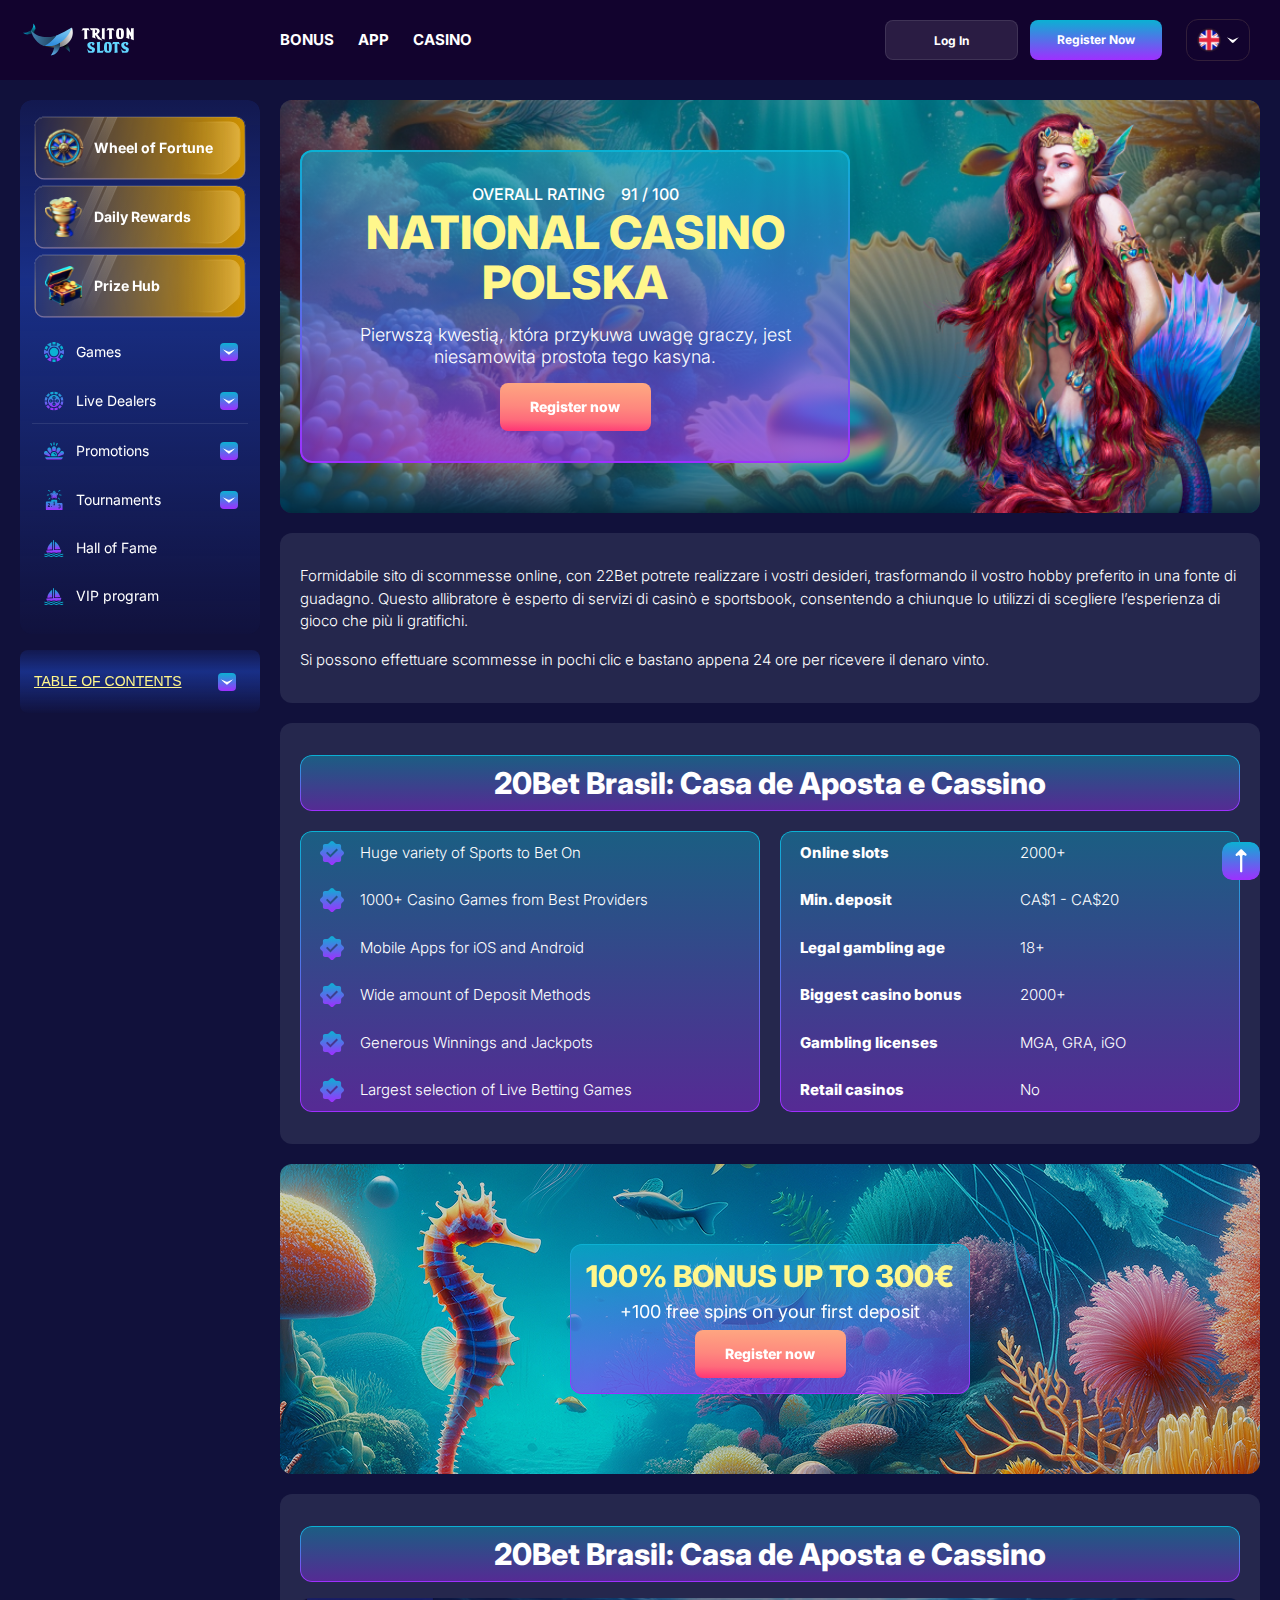
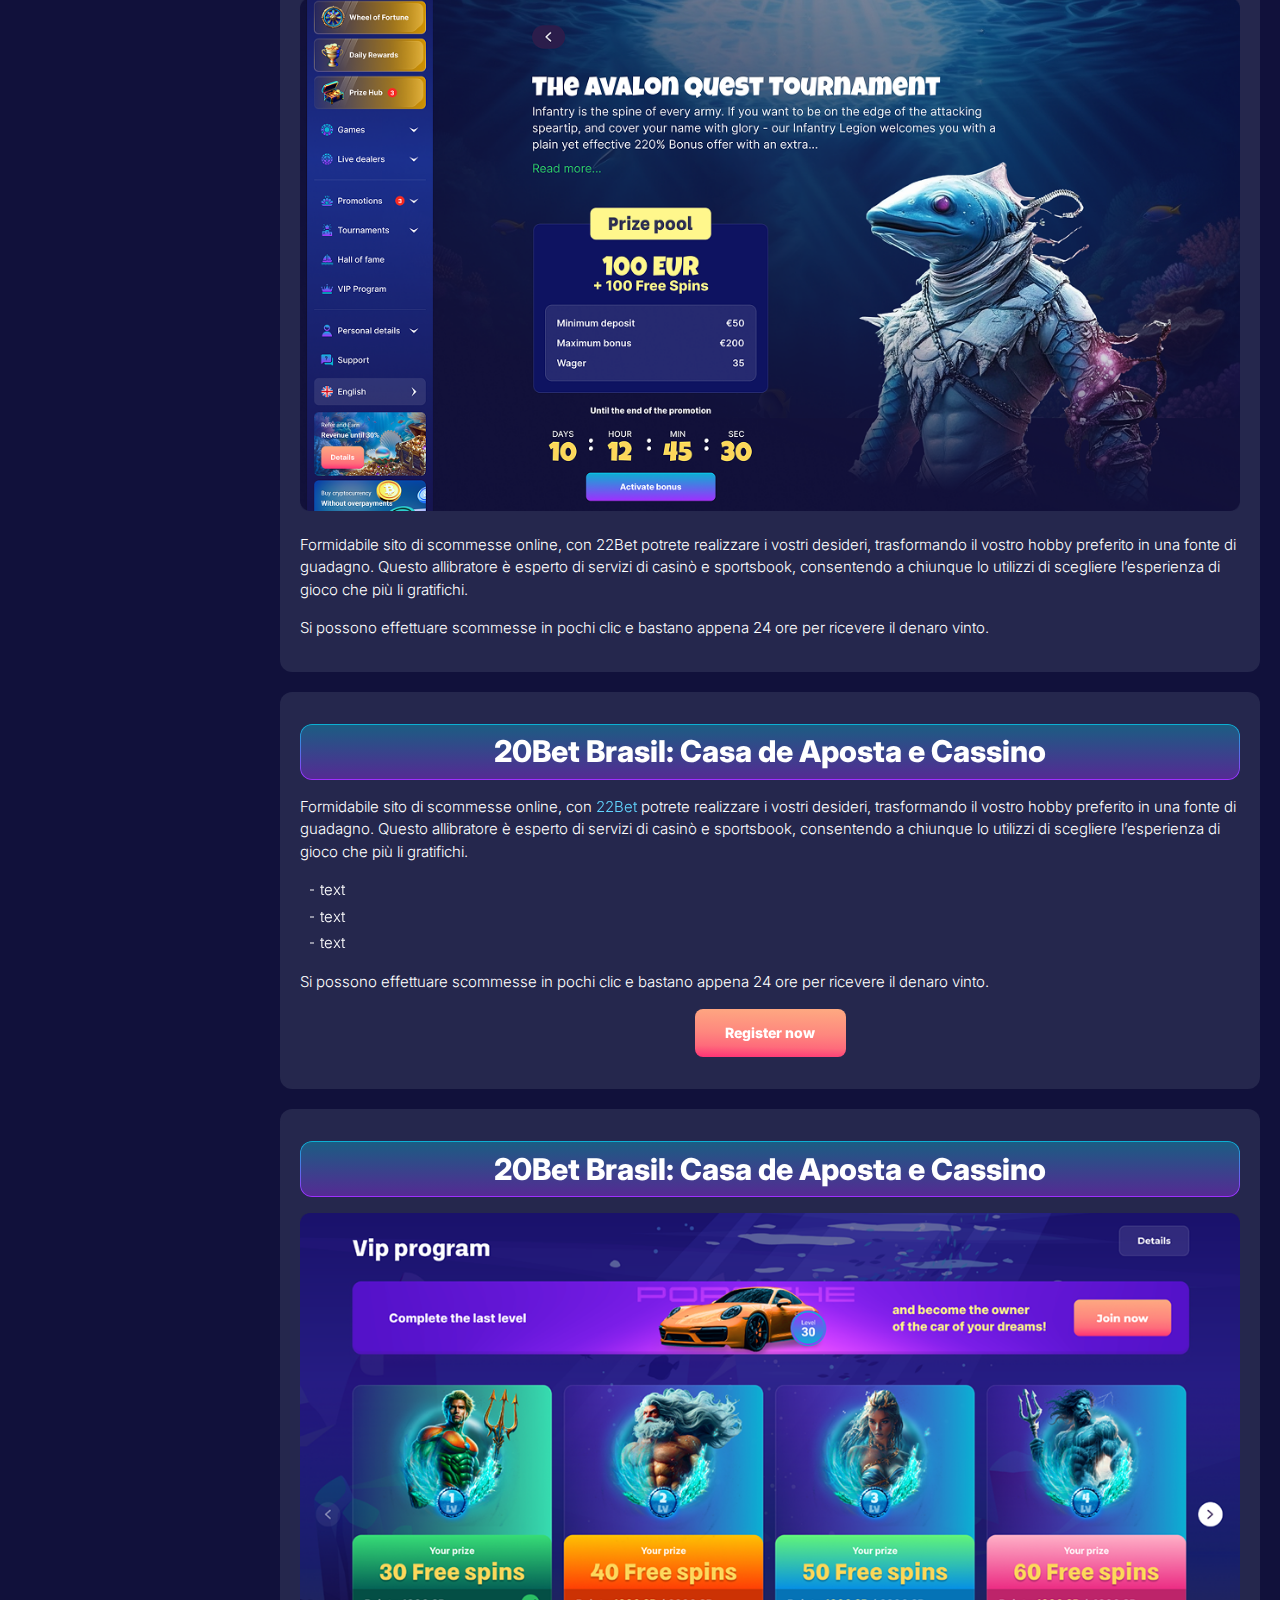
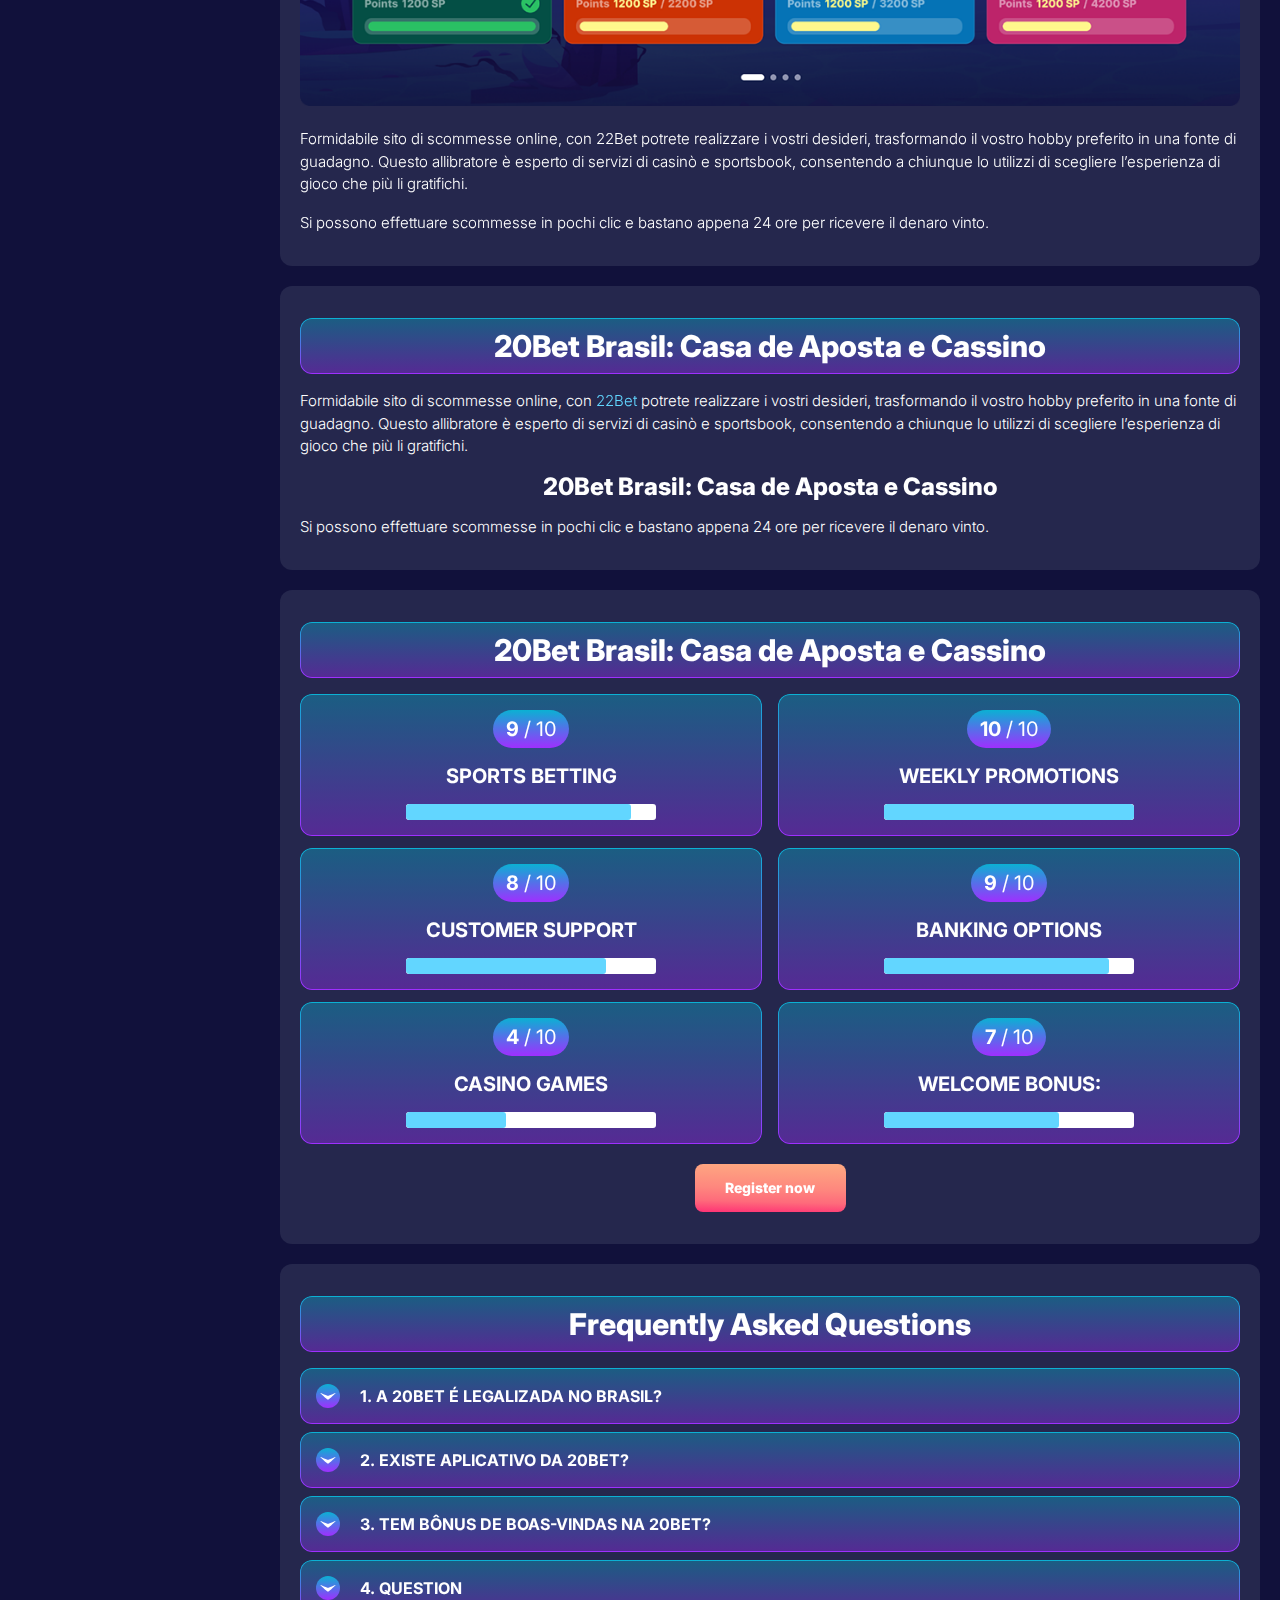
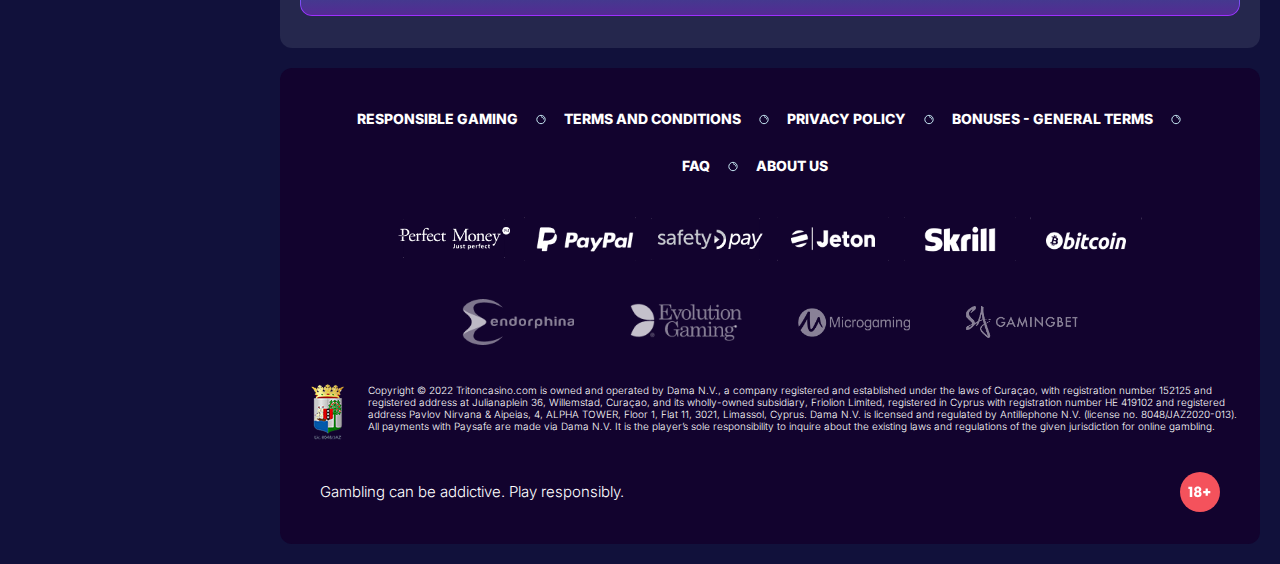
<file: index.html>
<!DOCTYPE html>
<html lang="en">
  <head>
    <meta charset="UTF-8" />
    <meta name="viewport" content="width=device-width, initial-scale=1.0" />
    <title>National Casino Polska</title>
    <meta
      name="description"
      content=""
    />
    <meta property="og:site_name" content="Slotsgem Casino" />
    <meta
      property="og:title"
      content="Get 200% up to 100€
      +150 free spins"
    />
    <meta property="og:type" content="website" />
    <meta property="og:url" content="http://slotstriton.com/" />
    <meta property="og:image" content />
    <meta property="og:image:alt" content />
    <meta property="og:locale" content="en" />
    <meta
      property="og:description"
      content=""
    />
    <link rel="preconnect" href="https://fonts.googleapis.com" />
    <link rel="preconnect" href="https://fonts.gstatic.com" crossorigin />
    <link
    href="https://fonts.googleapis.com/css2?family=Inter:wght@100..900&display=swap"
    rel="stylesheet"
  />
    <link rel="stylesheet" href="./css/reset.css" />
    <link rel="stylesheet" href="./css/main.css" />
    <link rel="stylesheet" href="./css/media.css" />
    <link rel="icon" href="favicon.png" type="image/x-icon" />
     <script src="https://code.jquery.com/jquery-3.6.1.min.js" integrity="sha256-o88AwQnZB+VDvE9tvIXrMQaPlFFSUTR+nldQm1LuPXQ=" crossorigin="anonymous"></script>
  </head>
  <body>
    <header class="header">
      <section class="content header__content">
        <a href="./index.html" class="logo header__logo"
          ><img src="./images/logo.svg" alt="logo" title=""
        /></a>
        <button class="header__btn-menu">
          <svg
            width="16px"
            height="16px"
            viewBox="0 0 16 16"
            xmlns="http://www.w3.org/2000/svg"
          >
            <rect y="0" width="16" height="3" rx="1.5"></rect>
            <rect y="6.5" width="16" height="3" rx="1.5"></rect>
            <rect y="13" width="16" height="3" rx="1.5"></rect>
          </svg>
        </button>
        <nav class="menu header__menu">
          <ul class="header__menu-list">
            <li><a href="./bonus.html">Bonus</a></li>
            <li><a href="./app.html">App</a></li>
            <li><a href="">Casino</a></li>
          </ul>
          <div class="header__btn">
            <a
              href="#"
              class="header__button header__button-login header__btn-login"
              >Log in
            </a>
            <a
              href="#"
              class="header__button header__button-signin header__btn-signin"
              >Register now</a
            >
          </div>
          
        </nav>
        <a href="#" class="header__button header__button-login">Log in</a>
        <a href="#" class="header__button header__button-signin">Register now</a>
        <div class="header__language">
          <div class="header__flag-wrap">
            <a class="header__country" href="#">
              <span><img src="./images/flag.png" alt=" Flag" title /></span>
              
            </a>
          </div>
          <div class="header__flag-menu">
            <ul>
              <li>
                <a href="#" class="header__flag-link">
                  <span>
                    <img src="./images/flag.png" alt="flag" title />
                  </span>
                  <span>en</span>
                </a>
              </li>
              <li>
                <a href="#" class="header__flag-link">
                  <span>
                    <img src="./images/flag-de.png" alt="flag" title />
                  </span>
                  <span>de</span>
                </a>
              </li>
              <li>
                <a href="#" class="header__flag-link">
                  <span>
                    <img src="./images/flag-it.png" alt="flag" title />
                  </span>
                  <span>it</span>
                </a>
              </li>
              <li>
                <a href="#" class="header__flag-link">
                  <span>
                    <img src="./images/flag-es.png" alt="flag" title />
                  </span>
                  <span>es</span>
                </a>
              </li>
              <li>
                <a href="#" class="header__flag-link">
                  <span>
                    <img src="./images/flag-pt.png" alt="flag" title />
                  </span>
                  <span>pt</span>
                </a>
              </li>
              <li>
                <a href="#" class="header__flag-link">
                  <span>
                    <img src="./images/flag-hu.png" alt="flag" title />
                  </span>
                  <span>hu</span>
                </a>
              </li>
            </ul>
          </div>
         </div>
      </section>
    </header>
 <main class="main">
        <aside class="sidebar-wrapper">
            <section class="content sidebar">
              <nav class="menu sidebar__menu">
                <ul class="sidebar__bonus">
                  <li><a href="#"><img src="./images/sidebar/sidebar-bonus1.svg" alt="bonus" title>Wheel of Fortune</a></li>
                  <li><a href="#"><img src="./images/sidebar/sidebar-bonus2.svg" alt="bonus" title>Daily Rewards</a></li>
                  <li><a href="#"><img src="./images/sidebar/sidebar-bonus3.svg" alt="bonus" title>Prize Hub</a></li>
                </ul>
                <ul>
                  <li >
                    <a href="#" ><img class="icon-default" src="./images/sidebar/games.svg" alt=" Games"  title/>
                      Games</a>
                    
                  </li>
                  <li >
                    <a href="#" ><img class="icon-default" src="./images/sidebar/live.svg" alt="Live Dealers"  title/>
                      
                     Live Dealers</a>
                  </li>
                  <li >
                    <a href="#" > <img class="icon-default" src="./images/sidebar/promotions.svg"  alt="Promotions"  title/>
                      
                      <span>Promotions</span>
                      <span class="sidebar__span"></span></a>
                  </li> 
                  <li >
                    <a href="#" > <img class="icon-default" src="./images/sidebar/tournaments.svg"  alt="Promotions"  title/>
                      
                      <span>Tournaments</span>
                     </a>
                  </li>    
                 
                  <li >
                    <a href="#" ><img class="icon-default" src="./images/sidebar/hall.svg" alt="Hall of Fame" title>
                     
                      Hall of Fame</a>
                  </li>
                  <li >
                    <a href="" ><img class="icon-default" src="./images/sidebar/vip.svg" alt="vip" title/>
                      VIP program</a>
                  </li>
                  
                </ul>

                  
              </nav>
    
              <div class="sidebar__navigation">
                <button class="sidebar__links-button">
                  Table of Contents
                </button>
                <div class="sidebar__links">
                  <ul class="sidebar__links-list">
                      <li ><a  href="#" title>Review of Aviator</a></li>
                      <li ><a  href="#" title>Registration</a></li>
                      <li ><a  href="#" title>Layouts and navigation</a></li>
                      <li ><a  href="#" title>Online Casinos</a></li>
                      <li ><a  href="#" title>Payment options</a></li>
                      <li ><a  href="#" title>Sports betting</a></li>
                      <li ><a  href="#" title>Live stream</a></li>
                      <li ><a  href="#" title>Live betting</a></li>
                      <li ><a  href="#" title>Cash out</a></li>
                  </ul>
                </div>
              </div>
            </section>
          </aside>
    
          <section class="content__wrapper">
            <section class="content hero hero__content">
              <div class="background hero__background">
                <img src="./images/main/bg-main.png" alt="hero" title />
              </div>
    
              <div class="hero__data">
                <div
                  class="hero__rating"
                  itemscope
                  itemtype="http://schema.org/Game"
                >
                  <p>Overall Rating</p>
                  <meta itemprop="name" content="http://slotstriton.com/" />
                  <span
                    itemprop="aggregateRating"
                    itemscope
                    itemtype="http://schema.org/AggregateRating"
                  >
                    <span itemprop="ratingValue"> 91 </span>
                    <span> / </span>
                    <span itemprop="bestRating"> 100 </span>
                    <meta itemprop="reviewCount" content="100" />
                  </span>
                </div>
                <h1 class="title general hero__title">
                  National Casino Polska
                </h1>
                <p class="hero__text">Pierwszą kwestią, która przykuwa uwagę graczy, jest niesamowita prostota tego kasyna.</p>
                <a href="#" class="button hero__button">Register now</a>
              </div>
            </section>
            <section class="content page-nav">
              <div class="page-nav-button sidebar__links-button">
                Table of Contents
              </div>
              <ul class="page-nav-list sidebar__links-list">
               
                <li ><a  href="#" title>Review of Aviator</a></li>
                      <li ><a  href="#" title>Registration</a></li>
                      <li ><a  href="#" title>Layouts and navigation</a></li>
                      <li ><a  href="#" title>Online Casinos</a></li>
                      <li ><a  href="#" title>Payment options</a></li>
                      <li ><a  href="#" title>Sports betting</a></li>
                      <li ><a  href="#" title>Live stream</a></li>
                      <li ><a  href="#" title>Live betting</a></li>
                      <li ><a  href="#" title>Cash out</a></li>
              </ul>
            </section>
            <section class="content article ">
          
                <p >
                  Formidabile sito di scommesse online, con 22Bet potrete realizzare i
                  vostri desideri, trasformando il vostro hobby preferito in una fonte
                  di guadagno. Questo allibratore è esperto di servizi di casinò e
                  sportsbook, consentendo a chiunque lo utilizzi di scegliere
                  l’esperienza di gioco che più li gratifichi.
                </p>
            
                <p >
                  Si possono effettuare scommesse in pochi clic e bastano appena 24 ore
                  per ricevere il denaro vinto.
                </p>
              </section> 
           
              <section class="content features">
                <h2 class="title high features__title">20Bet Brasil: Casa de Aposta e Cassino</h2>
                  <div class="features__list">
                    <div class="features__info">
                    <ul >
                      <li class="features__item">
                              Huge variety of Sports to Bet On
                      </li>
                      <li>
                        1000+ Casino Games from Best Providers
                      </li>
                      <li>
                        Mobile Apps for iOS and Android
                      </li>
    
                   
                      <li>
                        Wide amount of Deposit Methods
                      </li>
                      <li>
                        Generous Winnings and Jackpots
                      </li>
                      <li>
                       Largest selection of Live Betting Games
                      </li>
                    </ul>
                   </div>
                   <table class="about__table">
                    <tbody class="about__group">
                      
                        <tr>
                        <td>Online slots</td>
                        <td>2000+</td>
                       </tr>
                       
                       <tr>
                        <td>Min. deposit</td>
                        <td>CA$1 - CA$20</td>
                       </tr>
                       <tr>
                        <td>Legal gambling age</td>
                        <td>18+</td>
                      </tr>
                    
                        <tr>
                          <td>Biggest casino bonus</td>
                          <td>2000+</td>
                         </tr>
                        <tr>
                          <td>Gambling licenses</td>
                          <td>MGA, GRA, iGO</td>
                        </tr>
                        <tr>
                          <td>Retail casinos</td>
                          <td>No</td>
                        </tr>
                      </div>
                    </tbody>
                  </table>
                  </div>
              </section>  
            
         
              <section class="content banner">
                <div class="background banner__background">
                  
                  <img src="./images/main/banner-main.png" alt="banner" title />
                </div>
                <div class="banner__info">
                  <h2 class="title high banner__title-main">
                    100% BONUS UP TO 300€
                    <strong>+100 free spins on your first deposit </strong>
                  </h2>
                  <a href="#" class="button banner__button">Register now</a>
                </div>
              </section>
              
             <section class=" content article">
                <h2 class="article__title high title">20Bet Brasil: Casa de Aposta e Cassino</h2>
                <div class="images">
                  <img
                  src="./images/main/image1-main.png"
                  alt="images" title
                  class=""
                  
                />
                </div>
                <p class="">
                  Formidabile sito di scommesse online, con 22Bet potrete realizzare i
                  vostri desideri, trasformando il vostro hobby preferito in una fonte
                  di guadagno. Questo allibratore è esperto di servizi di casinò e
                  sportsbook, consentendo a chiunque lo utilizzi di scegliere
                  l’esperienza di gioco che più li gratifichi.
                </p>
                
                <p >
                  Si possono effettuare scommesse in pochi clic e bastano appena 24 ore
                  per ricevere il denaro vinto.
                </p>
                
              </section>
              <section class=" content article ">
                <h2 class="article__title high title">20Bet Brasil: Casa de Aposta e Cassino</h2>
                <p >
                  Formidabile sito di scommesse online, con <a href="#" class="article__links">22Bet</a> potrete realizzare i
                  vostri desideri, trasformando il vostro hobby preferito in una fonte
                  di guadagno. Questo allibratore è esperto di servizi di casinò e
                  sportsbook, consentendo a chiunque lo utilizzi di scegliere
                  l’esperienza di gioco che più li gratifichi.
                </p>
                <ul>
                  <li >text</li>
                  <li >text</li>
                  <li >text</li>
                </ul>
                <p >
                  Si possono effettuare scommesse in pochi clic e bastano appena 24 ore
                  per ricevere il denaro vinto.
                </p>
                
                <a href="#" class="button  article__button">Register now</a>
              </section>
              <section class=" content article">
                <h2 class="article__title high title">20Bet Brasil: Casa de Aposta e Cassino</h2>
                <div class="images">
                  <img
                  src="./images/main/image2-main.png"
                  alt="images" title
                  class=""
                  
                />
                </div>
                <p class="">
                  Formidabile sito di scommesse online, con 22Bet potrete realizzare i
                  vostri desideri, trasformando il vostro hobby preferito in una fonte
                  di guadagno. Questo allibratore è esperto di servizi di casinò e
                  sportsbook, consentendo a chiunque lo utilizzi di scegliere
                  l’esperienza di gioco che più li gratifichi.
                </p>
                
                <p >
                  Si possono effettuare scommesse in pochi clic e bastano appena 24 ore
                  per ricevere il denaro vinto.
                </p>
                
              </section>
              <section class=" content article ">
                <h2 class="article__title high title">20Bet Brasil: Casa de Aposta e Cassino</h2>
                <p >
                  Formidabile sito di scommesse online, con <a href="#" class="article__links">22Bet</a>  potrete realizzare i
                  vostri desideri, trasformando il vostro hobby preferito in una fonte
                  di guadagno. Questo allibratore è esperto di servizi di casinò e
                  sportsbook, consentendo a chiunque lo utilizzi di scegliere
                  l’esperienza di gioco che più li gratifichi.
                </p>
                
                <h3>20Bet Brasil: Casa de Aposta e Cassino</h3>
                
                <p >
                  Si possono effettuare scommesse in pochi clic e bastano appena 24 ore
                  per ricevere il denaro vinto.
                </p>
               
              </section>
             <section class="content ratings ">
                <h2 class="ratings__title title high">
                  20Bet Brasil: Casa de Aposta e Cassino
                </h2>
                
                <ul class="ratings__list">
                  <li>
                    <div class="ratings__info">
                      <span class="ratings__data">
                        <span>9</span>
                        <span>/</span>
                        <span>10</span>
                      </span>
                      <p>Sports betting</p>
                      <div class="ratings__img">
                        <span style="width: 90%" ></span>
                      </div>
    
                    </div>
                  </li>
                  <li>
                    <div class="ratings__info">
                      <span class="ratings__data">
                        <span>10</span>
                        <span>/</span>
                        <span>10</span>
                      </span>
                      <p>Weekly Promotions</p>
                      <div class="ratings__img">
                        <span style="width: 100%" ></span>
                      </div>
                    </div>
                  </li>
                  <li>
                    <div class="ratings__info">
                      <span class="ratings__data">
                        <span>8</span>
                        <span>/</span>
                        <span>10</span>
                      </span>
                      <p>Customer Support</p>
                      <div class="ratings__img">
                        <span style="width: 80%" ></span>
                        
                      </div>
                    </div>
                  </li>
                  <li>
                    <div class="ratings__info">
                      <span class="ratings__data">
                        <span>9</span>
                        <span>/</span>
                        <span>10</span>
                      </span>
                      <p>Banking Options</p>
                      <div class="ratings__img">
                        <span style="width: 90%" ></span>
                      </div>
                    </div>
                  </li>
                  <li>
                    <div class="ratings__info">
                      <span class="ratings__data">
                        <span>4</span>
                        <span>/</span>
                        <span>10</span>
                      </span>
                      <p>Casino Games</p>
                      <div class="ratings__img">
                        <span style="width: 40%" ></span>
                      </div>
                    </div>
                  </li>
                  <li>
                    <div class="ratings__info">
                      <span class="ratings__data">
                        <span>7</span>
                        <span>/</span>
                        <span>10</span>
                      </span>
                      <p>Welcome Bonus:</p>
                      <div class="ratings__img">
                        <span style="width: 70%" ></span>
                      </div>
                    </div>
                  </li>
                 
                  
                 
                 
                 
                </ul>
            
              <a href="#" class="button ratings__button">Register now</a>
              </section>
               <section class="content faq ">
                <h2 class="title high faq__title ">Frequently Asked Questions</h2>
                <ul class="faq__list " itemscope itemtype="https://schema.org/FAQPage">
                  <li class="faq__item"  itemscope itemprop="mainEntity" itemtype="https://schema.org/Question">
                    <h3 class="title medium faq__subtitle js-button-expander"  itemprop="name">1. A 20Bet é legalizada no Brasil?
                     </h3>
                    <div  class="faq__answer js-expand-content" itemscope  itemprop="acceptedAnswer" itemtype="https://schema.org/Answer">
                      <p  itemprop="text">
                        Sim, a casa de apostas tem licença emitida por Curaçao, que é reconhecida no Brasil e a permite atuar por aqui.
                      </p>
                    </div>
                  </li>
                  <li class="faq__item"  itemscope itemprop="mainEntity" itemtype="https://schema.org/Question">
                    <h3 class="title medium faq__subtitle js-button-expander"  itemprop="name">2. Existe aplicativo da 20Bet?</h3>
                    <div class="faq__answer js-expand-content" itemscope  itemprop="acceptedAnswer" itemtype="https://schema.org/Answer">
                      <p  itemprop="text">
                        Sim, disponível para sistemas operacionais iOS e Android.
                      </p>
                    </div>
                  </li> 
                  <li class="faq__item"  itemscope itemprop="mainEntity" itemtype="https://schema.org/Question">
                    <h3 class="title medium faq__subtitle js-button-expander"  itemprop="name">3. Tem bônus de boas-vindas na 20Bet?</h3>
                    <div class="faq__answer js-expand-content" itemscope  itemprop="acceptedAnswer" itemtype="https://schema.org/Answer">
                      <p  itemprop="text">
                        O pacote especial para novos usuários da 20Bet paga 100% sobre o primeiro depósito, com limite de 600 BRL. 
                      </p>
                    </div>
                  </li> 
                  <li class="faq__item"  itemscope itemprop="mainEntity" itemtype="https://schema.org/Question">
                    <h3 class="title medium faq__subtitle js-button-expander"  itemprop="name">4. Question</h3>
                    <div class="faq__answer js-expand-content" itemscope  itemprop="acceptedAnswer" itemtype="https://schema.org/Answer">
                      <p  itemprop="text">
                        Sim, disponível para sistemas operacionais iOS e Android.
                      </p>
                    </div>
                  </li> 
                  
                  
                </ul>
              </section> 
              <div class=""  onclick="scrollToTop()">
                <button class="main__arrow" id="scrollToTopBtn"></button>
              </div> 
          </section>
    
    </main> 
    <footer class="footer">
      <section class="content footer__content">
        
        <ul class="footer__menu">
          <li><a href="#">RESPONSIBLE GAMING</a></li>
          <li><a href="#">TERMS AND CONDITIONS</a></li>
          <li><a href="#">PRIVACY POLICY</a></li>
          <li><a href="#">BONUSES - GENERAL TERMS</a></li>
          <li><a href="#">FAQ</a></li>
          <li><a href="#">ABOUT US</a></li>
          
         
        </ul>
        <ul class="footer__cards">
          <li>
            <a href="#"><img src="./images/perfect.png" alt="cards" title /></a>
          </li>
          <li>
            <a href="#"><img src="./images/paypal.png" alt="cards" title /></a>
          </li>
          <li>
            <a href="#"
              ><img src="./images/safety.png" alt="cards" title
            /></a>
          </li>
          <li>
            <a href="#"><img src="./images/jeton.png" alt="cards" title /></a>
          </li>
          <li>
            <a href="#"><img src="./images/scrill.png" alt="cards" title /></a>
          </li>
          <li>
            <a href="#"><img src="./images/bitcoin.png" alt="cards" title /></a>
          </li>
          
        </ul>
        <ul class="footer__cards footer__cards-last">
          <li>
            <a href="#"><img src="./images/endorfina.png" alt="cards" title /></a>
          </li>
          <li>
            <a href="#"><img src="./images/evolution.png" alt="cards" title /></a>
          </li>
          <li>
            <a href="#"
              ><img src="./images/micro.png" alt="cards" title
            /></a>
          </li>
          <li>
            <a href="#"><img src="./images/gaming.png" alt="cards" title /></a>
          </li>
          
          
        </ul>
        <div class="footer__wrap">
          <img src="./images/footer-frame.png" alt="logo" title />
          <p>
            Copyright &copy; 2022 Tritoncasino.com is owned and operated by Dama N.V., a company registered and established under the laws of Curaçao, with registration number 152125 and registered address at Julianaplein 36, Willemstad, Curaçao, and its wholly-owned subsidiary, Friolion Limited, registered in Cyprus with registration number HE 419102 and registered address Pavlov Nirvana & Aipeias, 4, ALPHA TOWER, Floor 1, Flat 11, 3021, Limassol, Cyprus. Dama N.V. is licensed and regulated by Antillephone N.V. (license no. 8048/JAZ2020-013). All payments with Paysafe are made via Dama N.V. It is the player’s sole responsibility to inquire about the existing laws and regulations of the given jurisdiction for online gambling.
          </p>
        </div>
        <div class="footer__wrapp">
          
          <p>
            Gambling can be addictive. Play responsibly.
          </p>
          <img src="./images/age.svg" alt="age" title />
        </div>
      </section>
    </footer>
    <script src="./js/sidebar.js" defer></script>
    <script src="./js/arrowUp.js" defer></script>
    <script src="./js/expander.js" defer></script>
    <script src="./js/mobile-menu.js" defer></script>
    <script src="./js/flag.js" defer></script>
  </body>
</html>
</file>
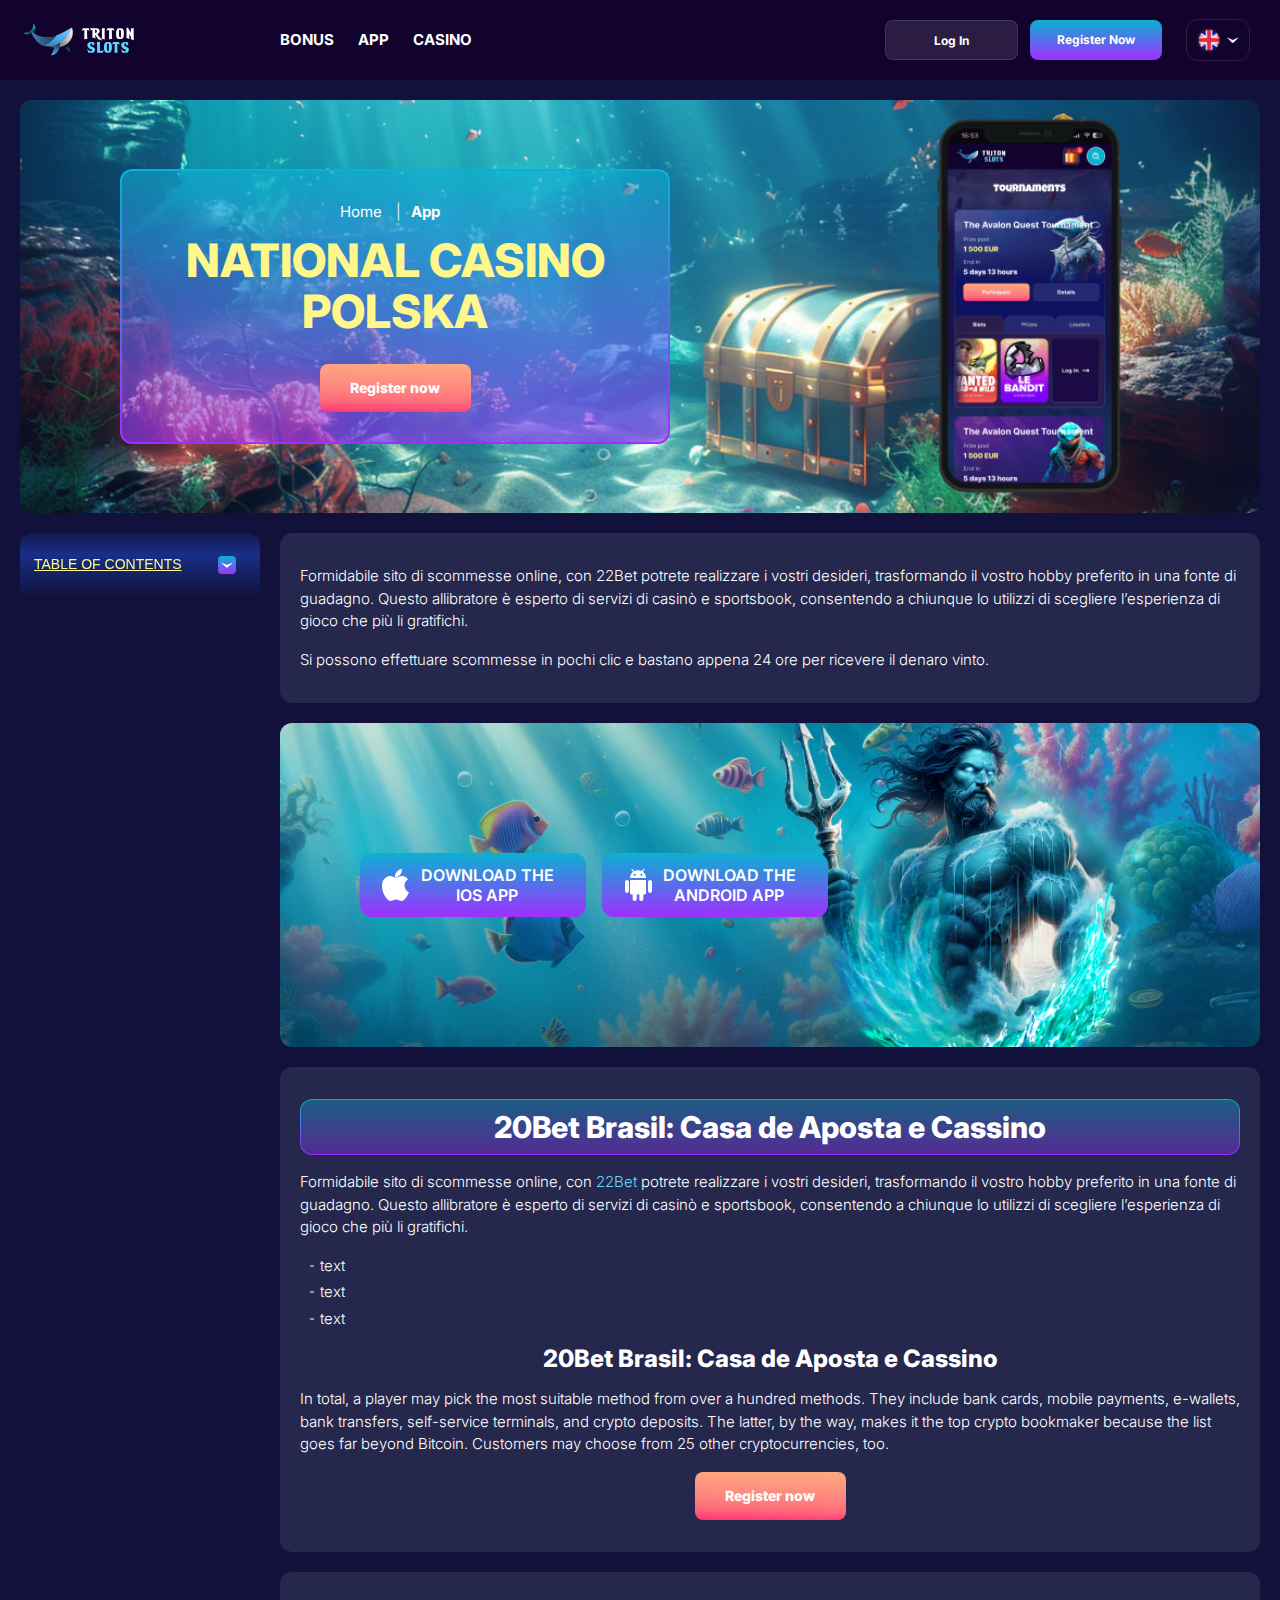
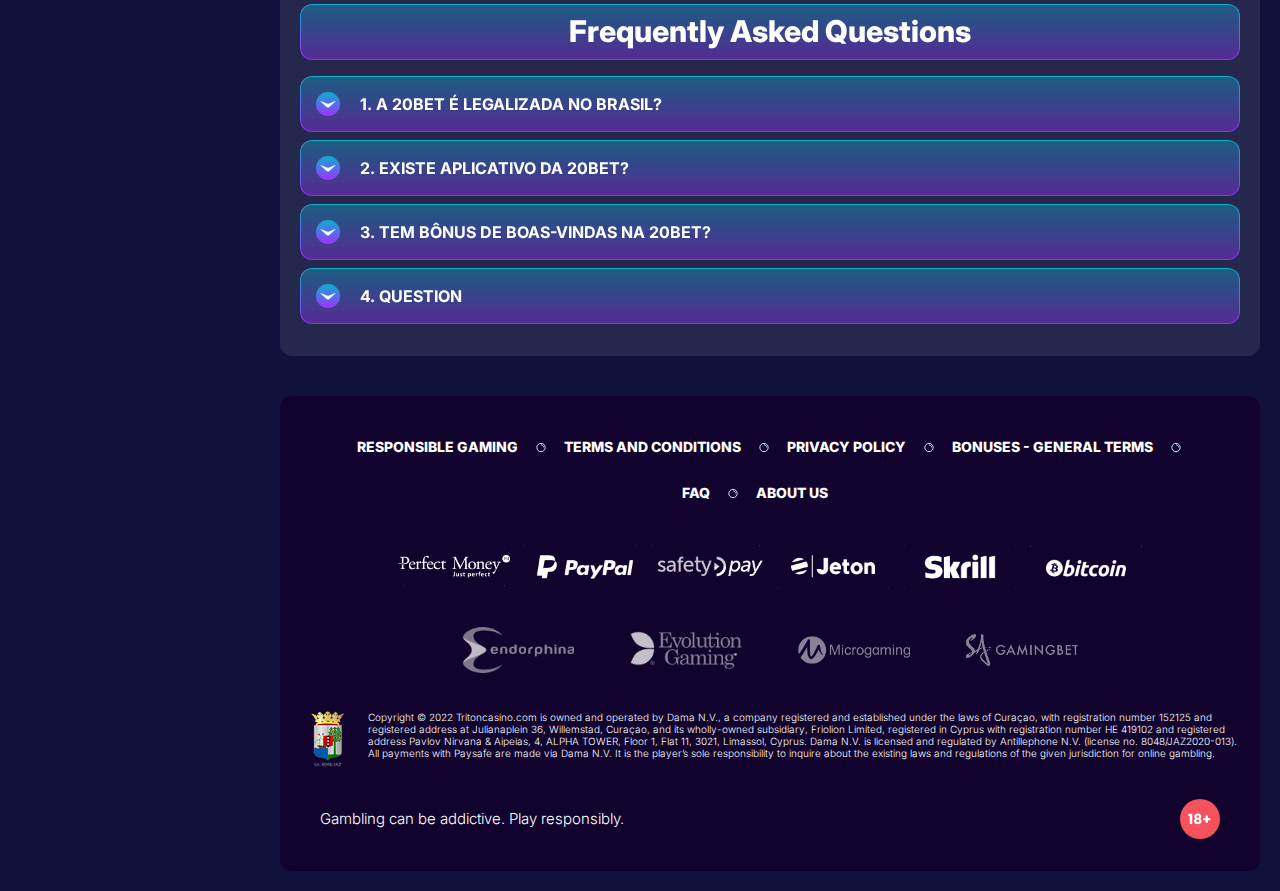
<file: app.html>
<!DOCTYPE html>
<html lang="en">
  <head>
    <meta charset="UTF-8" />
    <meta name="viewport" content="width=device-width, initial-scale=1.0" />
    <title>National Casino Polska</title>
    <meta
      name="description"
      content=""
    />
    <meta property="og:site_name" content="Slotsgem Casino" />
    <meta
      property="og:title"
      content="Get 200% up to 100€
      +150 free spins"
    />
    <meta property="og:type" content="website" />
    <meta property="og:url" content="http://slotstriton.com/" />
    <meta property="og:image" content />
    <meta property="og:image:alt" content />
    <meta property="og:locale" content="en" />
    <meta
      property="og:description"
      content=""
    />
    <link rel="preconnect" href="https://fonts.googleapis.com" />
    <link rel="preconnect" href="https://fonts.gstatic.com" crossorigin />
    <link
    href="https://fonts.googleapis.com/css2?family=Inter:wght@100..900&display=swap"
    rel="stylesheet"
  />
    <link rel="stylesheet" href="./css/reset.css" />
    <link rel="stylesheet" href="./css/main.css" />
    <link rel="stylesheet" href="./css/media.css" />
    <link rel="icon" href="favicon.png" type="image/x-icon" />
    <script
      src="https://code.jquery.com/jquery-3.6.1.min.js"
      integrity="sha256-o88AwQnZB+VDvE9tvIXrMQaPlFFSUTR+nldQm1LuPXQ="
      crossorigin="anonymous"
    ></script>
  </head>
  <body>
    <header class="header">
      <section class="content header__content">
        <a href="./index.html" class="logo header__logo"
          ><img src="./images/logo.svg" alt="logo" title=""
        /></a>
        <button class="header__btn-menu">
          <svg
            width="16px"
            height="16px"
            viewBox="0 0 16 16"
            xmlns="http://www.w3.org/2000/svg"
          >
            <rect y="0" width="16" height="3" rx="1.5"></rect>
            <rect y="6.5" width="16" height="3" rx="1.5"></rect>
            <rect y="13" width="16" height="3" rx="1.5"></rect>
          </svg>
        </button>
        <nav class="menu header__menu">
          <ul class="header__menu-list">
            <li><a href="./bonus.html">Bonus</a></li>
            <li><a href="./app.html">App</a></li>
            <li><a href="">Casino</a></li>
          </ul>
          <div class="header__btn">
            <a
              href="#"
              class="header__button header__button-login header__btn-login"
              >Log in
            </a>
            <a
              href="#"
              class="header__button header__button-signin header__btn-signin"
              >Register now</a
            >
          </div>
          
        </nav>
       
        <a href="#" class="header__button header__button-login">Log in </a>
        <a href="#" class="header__button header__button-signin">Register now</a>
        <div class="header__language">
          <div class="header__flag-wrap">
            <a class="header__country" href="#">
              <span><img src="./images/flag.png" alt=" Flag" title /></span>
              
            </a>
          </div>
          <div class="header__flag-menu">
            <ul>
              <li>
                <a href="#" class="header__flag-link">
                  <span>
                    <img src="./images/flag.png" alt="flag" title />
                  </span>
                  <span>en</span>
                </a>
              </li>
              <li>
                <a href="#" class="header__flag-link">
                  <span>
                    <img src="./images/flag-de.png" alt="flag" title />
                  </span>
                  <span>de</span>
                </a>
              </li>
              <li>
                <a href="#" class="header__flag-link">
                  <span>
                    <img src="./images/flag-it.png" alt="flag" title />
                  </span>
                  <span>it</span>
                </a>
              </li>
              <li>
                <a href="#" class="header__flag-link">
                  <span>
                    <img src="./images/flag-es.png" alt="flag" title />
                  </span>
                  <span>es</span>
                </a>
              </li>
              <li>
                <a href="#" class="header__flag-link">
                  <span>
                    <img src="./images/flag-pt.png" alt="flag" title />
                  </span>
                  <span>pt</span>
                </a>
              </li>
              <li>
                <a href="#" class="header__flag-link">
                  <span>
                    <img src="./images/flag-hu.png" alt="flag" title />
                  </span>
                  <span>hu</span>
                </a>
              </li>
            </ul>
          </div>
         </div>
      </section>
    </header>
    <main class="main main-page">
      <section class=" hero hero__app hero__page">
        <div class="background hero__background hero__background-app">
          <img src="./images/app/bg-app.png" alt="hero" title />
        </div>

        <div class="hero__data hero__data-app">
          <ul
            class="breadcrumbs"
            itemscope
            itemtype="https://schema.org/BreadcrumbList"
          >
            <li
              itemprop="itemListElement"
              itemscope
              itemtype="https://schema.org/ListItem"
            >
              <a href="#" itemprop="item">
                <span itemprop="name">Home</span></a
              >
              <meta itemprop="position" content="1" />
            </li>
            <li
              itemprop="itemListElement"
              itemscope
              itemtype="https://schema.org/ListItem"
            >
              <a href="#" itemprop="item"> <span itemprop="name">App</span></a>
              <meta itemprop="position" content="2" />
            </li>
          </ul>
          <h1 class="title general hero__title">
            National Casino Polska
          </h1>
          
          <a href="#" class="button hero__button hero__button-app">Register now</a>
        </div>
      </section>
      <section class="main__wrap main__wrap-page">
      <aside class="sidebar-wrapper">
        <section class="content sidebar">
         
          <div class="sidebar__navigation">
          <button class="sidebar__links-button">Table of Contents</button>
          <div class="sidebar__links">
            <ul class="sidebar__links-list">
              <li ><a  href="#" title>Review of Aviator</a></li>
                      <li ><a  href="#" title>Registration</a></li>
                      <li ><a  href="#" title>Layouts and navigation</a></li>
                      <li ><a  href="#" title>Online Casinos</a></li>
                      <li ><a  href="#" title>Payment options</a></li>
                      <li ><a  href="#" title>Sports betting</a></li>
                      <li ><a  href="#" title>Live stream</a></li>
                      <li ><a  href="#" title>Live betting</a></li>
                      <li ><a  href="#" title>Cash out</a></li>
            </ul>
          </div>
          </div>
        </section>
      </aside>

      <section class="content__wrapper">
       
        <section class="content page-nav">
          <div class="page-nav-button sidebar__links-button">Table of Contents</div>
          <ul class="page-nav-list sidebar__links-list">
            <li ><a  href="#" title>Review of Aviator</a></li>
            <li ><a  href="#" title>Registration</a></li>
            <li ><a  href="#" title>Layouts and navigation</a></li>
            <li ><a  href="#" title>Online Casinos</a></li>
            <li ><a  href="#" title>Payment options</a></li>
            <li ><a  href="#" title>Sports betting</a></li>
            <li ><a  href="#" title>Live stream</a></li>
            <li ><a  href="#" title>Live betting</a></li>
            <li ><a  href="#" title>Cash out</a></li>
          </ul>
        </section>
        <section class="content article">
        
          <p>
            Formidabile sito di scommesse online, con
           22Bet potrete realizzare i vostri desideri, trasformando il vostro hobby preferito in una fonte di guadagno. Questo allibratore è esperto di servizi di casinò e sportsbook, consentendo a chiunque lo utilizzi di scegliere l’esperienza di gioco che più li gratifichi.
          </p>
          <p>Si possono effettuare scommesse in pochi clic e bastano appena 24 ore per ricevere il denaro vinto.</p>
        </section>
        <section class="content  banner__app">
          <div class="background banner__background-app">
            <img class="background-app" src="./images/app/banner-app.png" alt="banner" title />
          </div>
          <div class="banner__content banner__content-app">
            <!-- <a href="" class="logo banner__logo"
          ><img src="./images/logo.svg" alt="logo" title=""
        /></a> -->
                <div class="banner__button-wrap">
                  <a href="#" class="banner__btn banner__btn-android"
                >  DOWNLOAD THE IOS APP
                </a>
                
              
              <a href="#" class="banner__btn banner__btn-app">
                DOWNLOAD THE android APP</a>
                </div>
            </div>
        
        </section> 
        <section class="content article">
          <h2 class="article__title high title">
            20Bet Brasil: Casa de Aposta e Cassino
          </h2>
          <p>
            Formidabile sito di scommesse online, con <a href="#" class="article__links">22Bet</a> potrete realizzare i vostri desideri, trasformando il vostro hobby preferito in una fonte di guadagno. Questo allibratore è esperto di servizi di casinò e sportsbook, consentendo a chiunque lo utilizzi di scegliere l’esperienza di gioco che più li gratifichi.
          </p>
          
          <ul >
            <li >text</li>
                  <li >text</li>
                  <li >text</li>
          </ul>
         <h3>20Bet Brasil: Casa de Aposta e Cassino</h3>
          <p>In total, a player may pick the most suitable method from over a hundred methods. They include bank cards, mobile payments, e-wallets, bank transfers, self-service terminals, and crypto deposits. The latter, by the way, makes it the top crypto bookmaker because the list goes far beyond Bitcoin. Customers may choose from 25 other cryptocurrencies, too.
          </p>
          
          <a href="#" class="button article__button">Register now</a>
        </section>
        <section class="content faq">
          <h2 class="title high faq__title">Frequently Asked Questions</h2>
          <ul class="faq__list " itemscope itemtype="https://schema.org/FAQPage">
            <li class="faq__item"  itemscope itemprop="mainEntity" itemtype="https://schema.org/Question">
              <h3 class="title medium faq__subtitle js-button-expander"  itemprop="name">1. A 20Bet é legalizada no Brasil?
               </h3>
              <div  class="faq__answer js-expand-content" itemscope  itemprop="acceptedAnswer" itemtype="https://schema.org/Answer">
                <p  itemprop="text">
                  Sim, a casa de apostas tem licença emitida por Curaçao, que é reconhecida no Brasil e a permite atuar por aqui.
                </p>
              </div>
            </li>
            <li class="faq__item"  itemscope itemprop="mainEntity" itemtype="https://schema.org/Question">
              <h3 class="title medium faq__subtitle js-button-expander"  itemprop="name">2. Existe aplicativo da 20Bet?</h3>
              <div class="faq__answer js-expand-content" itemscope  itemprop="acceptedAnswer" itemtype="https://schema.org/Answer">
                <p  itemprop="text">
                  Sim, disponível para sistemas operacionais iOS e Android.
                </p>
              </div>
            </li> 
            <li class="faq__item"  itemscope itemprop="mainEntity" itemtype="https://schema.org/Question">
              <h3 class="title medium faq__subtitle js-button-expander"  itemprop="name">3. Tem bônus de boas-vindas na 20Bet?</h3>
              <div class="faq__answer js-expand-content" itemscope  itemprop="acceptedAnswer" itemtype="https://schema.org/Answer">
                <p  itemprop="text">
                  O pacote especial para novos usuários da 20Bet paga 100% sobre o primeiro depósito, com limite de 600 BRL. 
                </p>
              </div>
            </li> 
            <li class="faq__item"  itemscope itemprop="mainEntity" itemtype="https://schema.org/Question">
              <h3 class="title medium faq__subtitle js-button-expander"  itemprop="name">4. Question</h3>
              <div class="faq__answer js-expand-content" itemscope  itemprop="acceptedAnswer" itemtype="https://schema.org/Answer">
                <p  itemprop="text">
                  Sim, disponível para sistemas operacionais iOS e Android.
                </p>
              </div>
            </li> 
            
            
          </ul>
        </section>
      </section>
      </section>
    </main>
    <footer class="footer">
      <section class="content footer__content">
        
        <ul class="footer__menu">
          <li><a href="#">RESPONSIBLE GAMING</a></li>
          <li><a href="#">TERMS AND CONDITIONS</a></li>
          <li><a href="#">PRIVACY POLICY</a></li>
          <li><a href="#">BONUSES - GENERAL TERMS</a></li>
          <li><a href="#">FAQ</a></li>
          <li><a href="#">ABOUT US</a></li>
        
         
        </ul>
        <ul class="footer__cards">
          <li>
            <a href="#"><img src="./images/perfect.png" alt="cards" title /></a>
          </li>
          <li>
            <a href="#"><img src="./images/paypal.png" alt="cards" title /></a>
          </li>
          <li>
            <a href="#"
              ><img src="./images/safety.png" alt="cards" title
            /></a>
          </li>
          <li>
            <a href="#"><img src="./images/jeton.png" alt="cards" title /></a>
          </li>
          <li>
            <a href="#"><img src="./images/scrill.png" alt="cards" title /></a>
          </li>
          <li>
            <a href="#"><img src="./images/bitcoin.png" alt="cards" title /></a>
          </li>
          
        </ul>
        <ul class="footer__cards footer__cards-last">
          <li>
            <a href="#"><img src="./images/endorfina.png" alt="cards" title /></a>
          </li>
          <li>
            <a href="#"><img src="./images/evolution.png" alt="cards" title /></a>
          </li>
          <li>
            <a href="#"
              ><img src="./images/micro.png" alt="cards" title
            /></a>
          </li>
          <li>
            <a href="#"><img src="./images/gaming.png" alt="cards" title /></a>
          </li>
          
          
        </ul>
        <div class="footer__wrap">
          <img src="./images/footer-frame.png" alt="logo" title />
          <p>
            Copyright &copy; 2022 Tritoncasino.com is owned and operated by Dama N.V., a company registered and established under the laws of Curaçao, with registration number 152125 and registered address at Julianaplein 36, Willemstad, Curaçao, and its wholly-owned subsidiary, Friolion Limited, registered in Cyprus with registration number HE 419102 and registered address Pavlov Nirvana & Aipeias, 4, ALPHA TOWER, Floor 1, Flat 11, 3021, Limassol, Cyprus. Dama N.V. is licensed and regulated by Antillephone N.V. (license no. 8048/JAZ2020-013). All payments with Paysafe are made via Dama N.V. It is the player’s sole responsibility to inquire about the existing laws and regulations of the given jurisdiction for online gambling.
          </p>
        </div>
        <div class="footer__wrapp">
          
          <p>
            Gambling can be addictive. Play responsibly.
          </p>
          <img src="./images/age.svg" alt="age" title />
        </div>
      </section>
    </footer>
    <script src="./js/sidebar.js" defer></script>
    <script src="./js/expander.js" defer></script>
    <script src="./js/mobile-menu.js" defer></script>
    <script src="./js/flag.js" defer></script>
  </body>
</html>
</file>
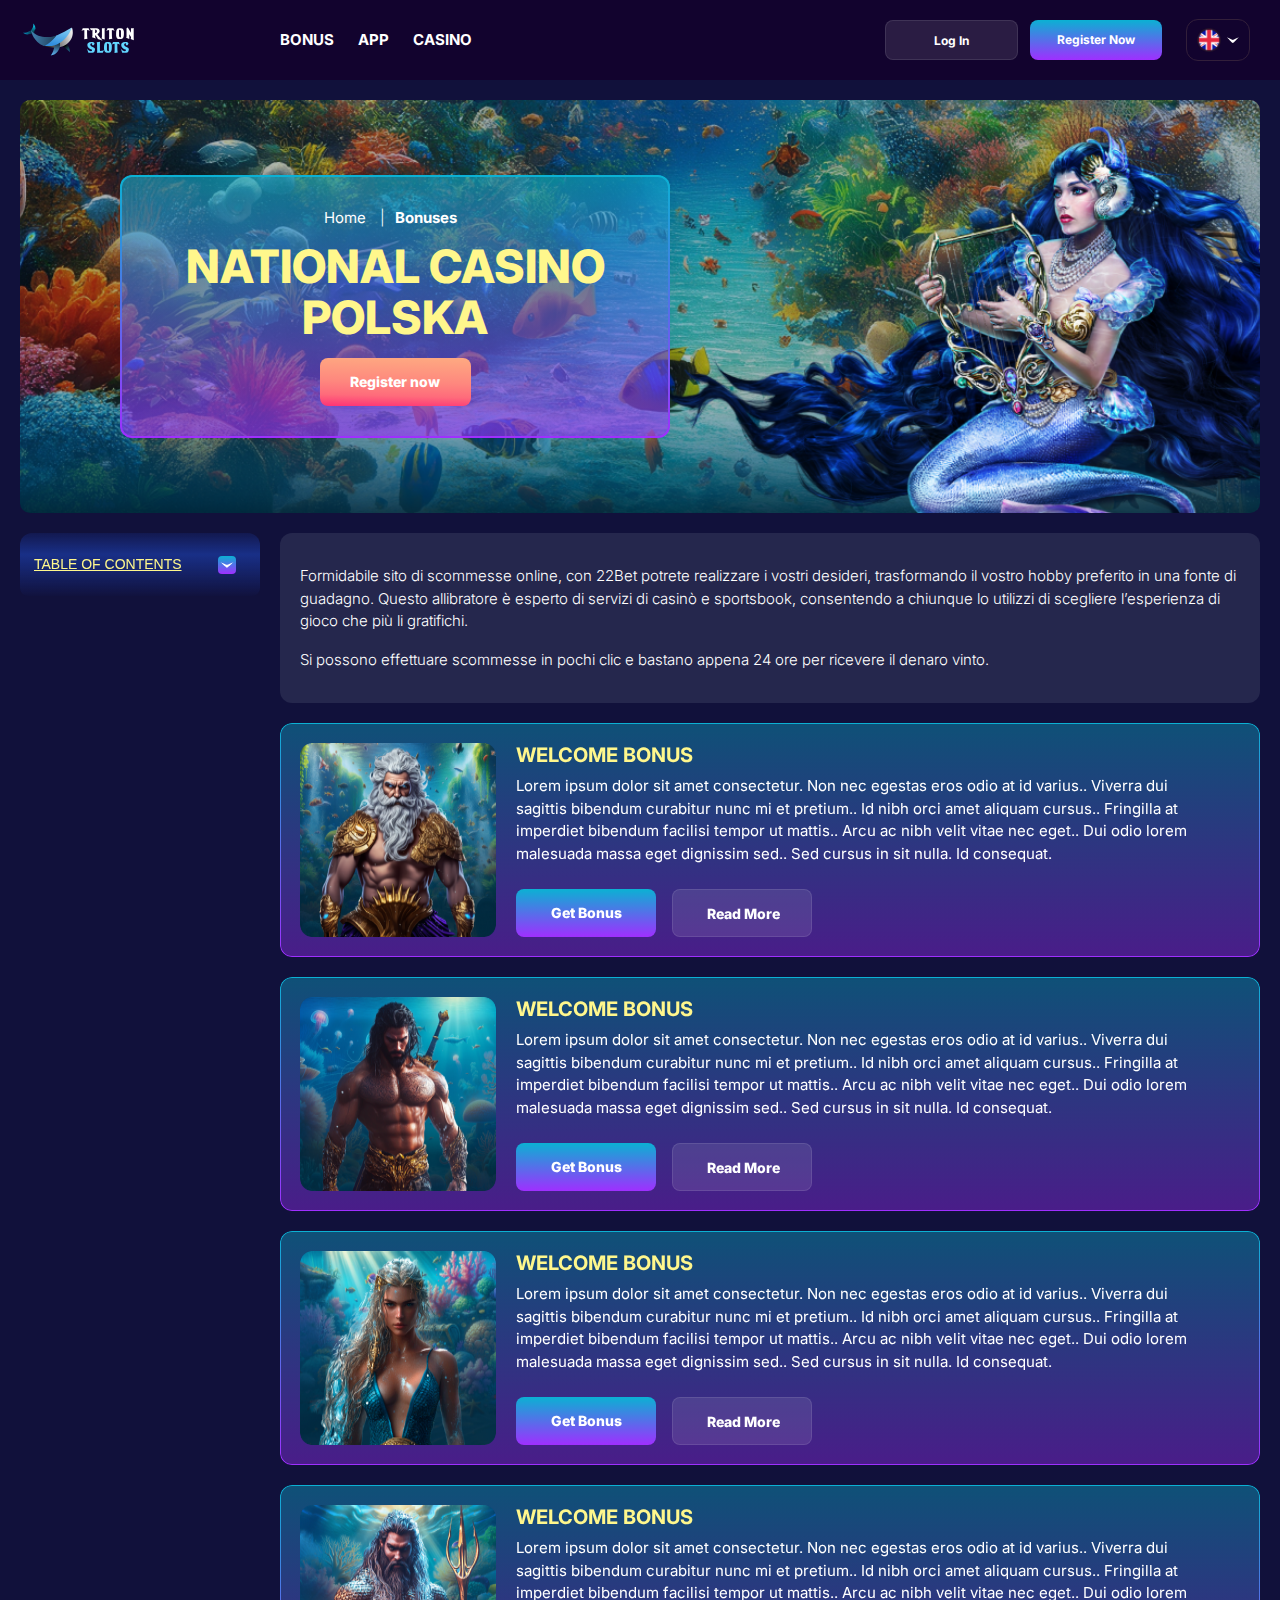
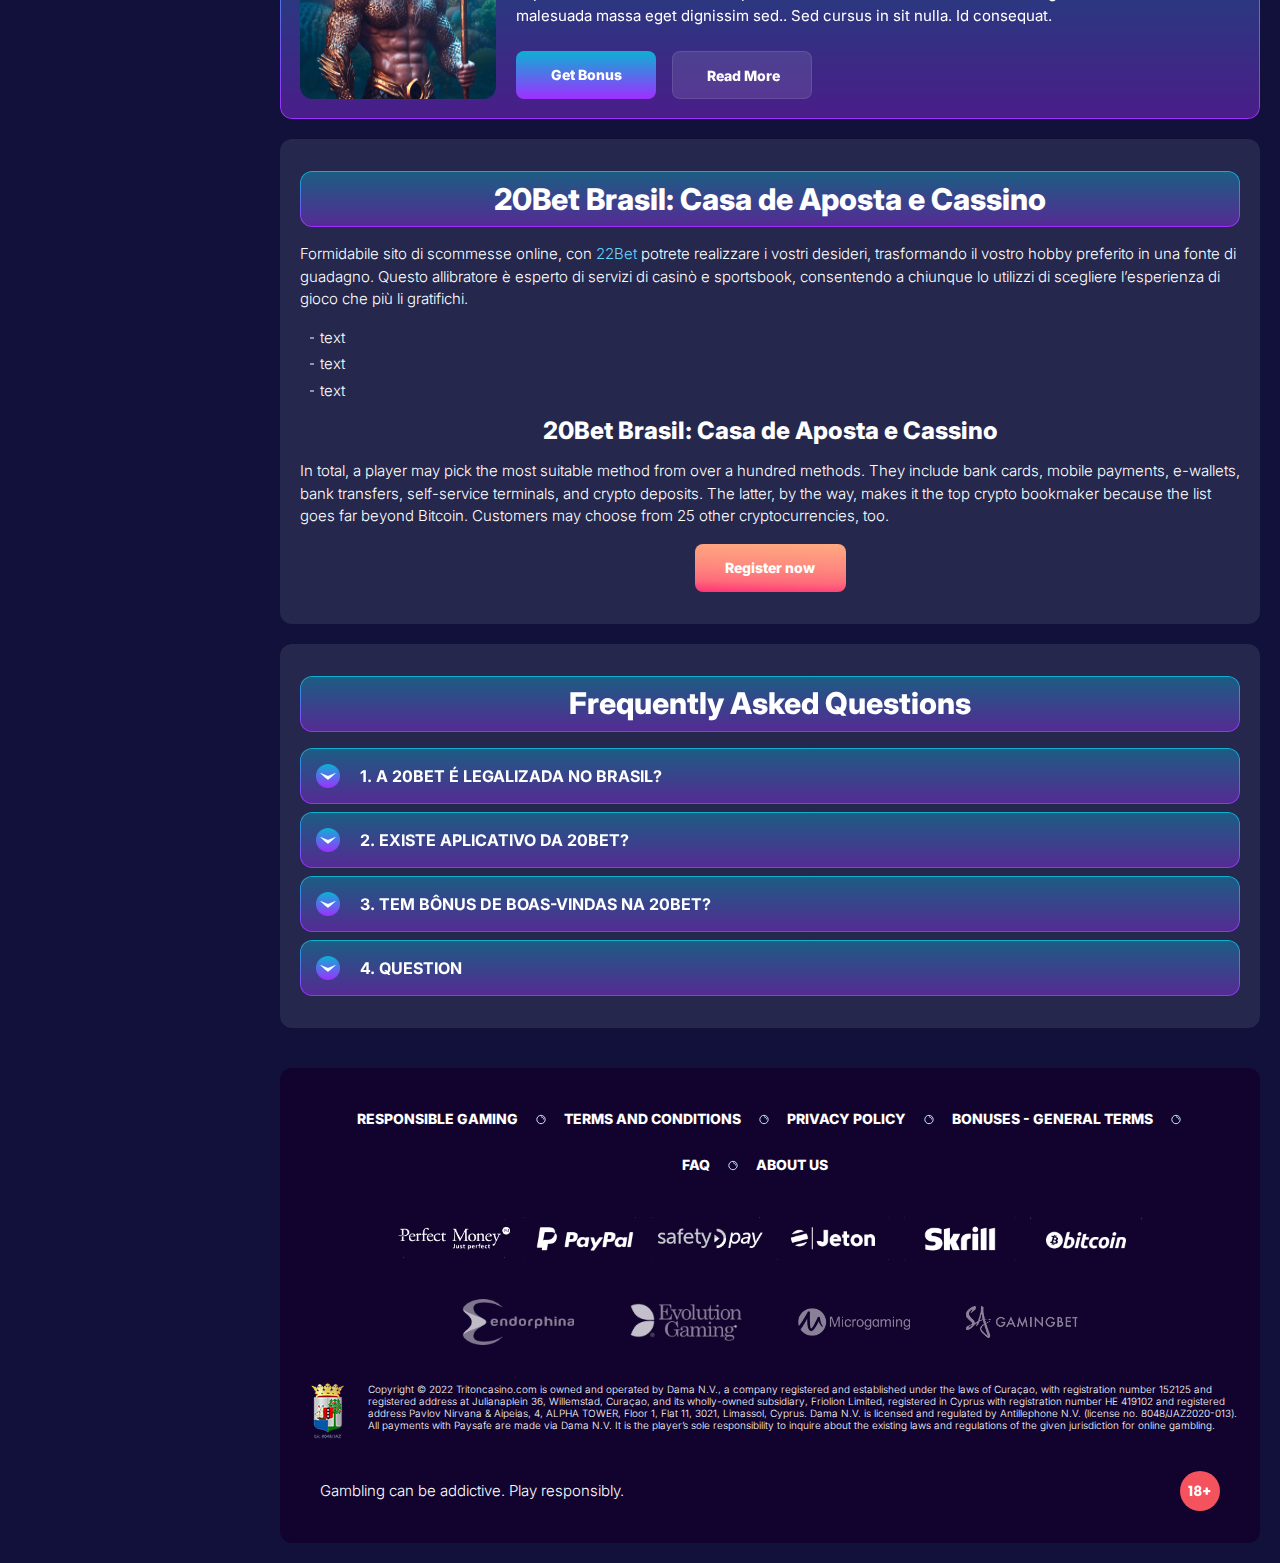
<file: bonus.html>
<!DOCTYPE html>
<html lang="en">
  <head>
    <meta charset="UTF-8" />
    <meta name="viewport" content="width=device-width, initial-scale=1.0" />
    <title>National Casino Polska</title>
    <meta
      name="description"
      content=""
    />
    <meta property="og:site_name" content="Slotsgem Casino" />
    <meta
      property="og:title"
      content="Get 200% up to 100€
      +150 free spins"
    />
    <meta property="og:type" content="website" />
    <meta property="og:url" content="http://slotstriton.com/" />
    <meta property="og:image" content />
    <meta property="og:image:alt" content />
    <meta property="og:locale" content="en" />
    <meta
      property="og:description"
      content=""
    />
    <link rel="preconnect" href="https://fonts.googleapis.com" />
    <link rel="preconnect" href="https://fonts.gstatic.com" crossorigin />
    <link
    href="https://fonts.googleapis.com/css2?family=Inter:wght@100..900&display=swap"
    rel="stylesheet"
  />
    <link rel="stylesheet" href="./css/reset.css" />
    <link rel="stylesheet" href="./css/main.css" />
    <link rel="stylesheet" href="./css/media.css" />
    <link rel="icon" href="favicon.png" type="image/x-icon" />
    <script
      src="https://code.jquery.com/jquery-3.6.1.min.js"
      integrity="sha256-o88AwQnZB+VDvE9tvIXrMQaPlFFSUTR+nldQm1LuPXQ="
      crossorigin="anonymous"
    ></script>
  </head>
  <body>
    <header class="header">
      <section class="content header__content">
        <a href="./index.html" class="logo header__logo"
          ><img src="./images/logo.svg" alt="logo" title=""
        /></a>
        <button class="header__btn-menu">
          <svg
            width="16px"
            height="16px"
            viewBox="0 0 16 16"
            xmlns="http://www.w3.org/2000/svg"
          >
            <rect y="0" width="16" height="3" rx="1.5"></rect>
            <rect y="6.5" width="16" height="3" rx="1.5"></rect>
            <rect y="13" width="16" height="3" rx="1.5"></rect>
          </svg>
        </button>
        <nav class="menu header__menu">
          <ul class="header__menu-list">
            <li><a href="./bonus.html">Bonus</a></li>
            <li><a href="./app.html">App</a></li>
            <li><a href="">Casino</a></li>
          </ul>
          <div class="header__btn">
            <a
              href="#"
              class="header__button header__button-login header__btn-login"
              >Log in
            <a
              href="#"
              class="header__button header__button-signin header__btn-signin"
              >Register now</a
            >
          </div>
          
        </nav>
       
        <a href="#" class="header__button header__button-login">Log in</a>
        <a href="#" class="header__button header__button-signin">Register now</a>
        <div class="header__language">
          <div class="header__flag-wrap">
            <a class="header__country" href="#">
              <span><img src="./images/flag.png" alt=" Flag" title /></span>
              
            </a>
          </div>
          <div class="header__flag-menu">
            <ul>
              <li>
                <a href="#" class="header__flag-link">
                  <span>
                    <img src="./images/flag.png" alt="flag" title />
                  </span>
                  <span>en</span>
                </a>
              </li>
              <li>
                <a href="#" class="header__flag-link">
                  <span>
                    <img src="./images/flag-de.png" alt="flag" title />
                  </span>
                  <span>de</span>
                </a>
              </li>
              <li>
                <a href="#" class="header__flag-link">
                  <span>
                    <img src="./images/flag-it.png" alt="flag" title />
                  </span>
                  <span>it</span>
                </a>
              </li>
              <li>
                <a href="#" class="header__flag-link">
                  <span>
                    <img src="./images/flag-es.png" alt="flag" title />
                  </span>
                  <span>es</span>
                </a>
              </li>
              <li>
                <a href="#" class="header__flag-link">
                  <span>
                    <img src="./images/flag-pt.png" alt="flag" title />
                  </span>
                  <span>pt</span>
                </a>
              </li>
              <li>
                <a href="#" class="header__flag-link">
                  <span>
                    <img src="./images/flag-hu.png" alt="flag" title />
                  </span>
                  <span>hu</span>
                </a>
              </li>
            </ul>
          </div>
         </div>
       
      </section>
    </header>
    <main class="main main-page">
      <section class=" hero hero__bonus hero__page">
        <div class="background hero__background hero__background-page" >
          <img src="./images/bonus/bg-bonus.png" alt="hero" title />
        </div>

        <div class="hero__data hero__data-bonus">
          <ul
            class="breadcrumbs"
            itemscope
            itemtype="https://schema.org/BreadcrumbList"
          >
            <li
              itemprop="itemListElement"
              itemscope
              itemtype="https://schema.org/ListItem"
            >
              <a href="#" itemprop="item">
                <span itemprop="name">Home</span></a
              >
              <meta itemprop="position" content="1" />
            </li>
            <li
              itemprop="itemListElement"
              itemscope
              itemtype="https://schema.org/ListItem"
            >
              <a href="#" itemprop="item"> <span itemprop="name">Bonuses</span></a>
              <meta itemprop="position" content="2" />
            </li>
          </ul>
          <h1 class="title general hero__title">
            National Casino Polska
          </h1>
          
          <a href="#" class="button hero__button hero__button-bonus">Register now</a>
        </div>
      </section>
      <section class="main__wrap main__wrap-page">
      <aside class="sidebar-wrapper">
        <section class="content sidebar">
          
          <div class="sidebar__navigation">
          <button class="sidebar__links-button">Table of Contents</button>
          <div class="sidebar__links">
            <ul class="sidebar__links-list">
              <li ><a  href="#" title>Review of Aviator</a></li>
              <li ><a  href="#" title>Registration</a></li>
              <li ><a  href="#" title>Layouts and navigation</a></li>
              <li ><a  href="#" title>Online Casinos</a></li>
              <li ><a  href="#" title>Payment options</a></li>
              <li ><a  href="#" title>Sports betting</a></li>
              <li ><a  href="#" title>Live stream</a></li>
              <li ><a  href="#" title>Live betting</a></li>
              <li ><a  href="#" title>Cash out</a></li>
            </ul>
          </div>
        </div>
        </section>
      </aside>

      <section class="content__wrapper">
        
        <section class="content page-nav">
          <div class="page-nav-button sidebar__links-button">Table of Contents</div>
          <ul class="page-nav-list sidebar__links-list">
            <li ><a  href="#" title>Review of Aviator</a></li>
            <li ><a  href="#" title>Registration</a></li>
            <li ><a  href="#" title>Layouts and navigation</a></li>
            <li ><a  href="#" title>Online Casinos</a></li>
            <li ><a  href="#" title>Payment options</a></li>
            <li ><a  href="#" title>Sports betting</a></li>
            <li ><a  href="#" title>Live stream</a></li>
            <li ><a  href="#" title>Live betting</a></li>
            <li ><a  href="#" title>Cash out</a></li>
          </ul>
        </section>
        <section class="content article">
         
          <p>
            Formidabile sito di scommesse online, con
           22Bet potrete realizzare i vostri desideri, trasformando il vostro hobby preferito in una fonte di guadagno. Questo allibratore è esperto di servizi di casinò e sportsbook, consentendo a chiunque lo utilizzi di scegliere l’esperienza di gioco che più li gratifichi.
          </p>
          <p>Si possono effettuare scommesse in pochi clic e bastano appena 24 ore per ricevere il denaro vinto.</p>
        </section>

        <section class="content bonuses">
          <ul class="bonuses__list">
            <li class="bonuses__item">
              <div class="bonuses__img">
                <img src="./images/bonus/banner-bonus1.png" alt="" title="" />
              </div>
              <div class="bonuses__desc">
                <h2 class="title high bonuses__title">
                  Welcome Bonus 
                </h2>
                <p>Lorem ipsum dolor sit amet consectetur. Non nec egestas eros odio at id varius.. Viverra dui sagittis bibendum curabitur nunc mi et pretium.. Id nibh orci amet aliquam cursus.. Fringilla at imperdiet bibendum facilisi tempor ut mattis.. Arcu ac nibh velit vitae nec eget.. Dui odio lorem malesuada massa eget dignissim sed.. Sed cursus in sit nulla. Id consequat.</p>
                <div class="bonuses__buttons">
                  <a href="#" class="button bonuses__button">Get Bonus</a>
                  <a href="#" class="button bonuses__button">Read More</a>
                  
                </div>
                
              </div>
            </li>
            <li class="bonuses__item">
              <div class="bonuses__img">
                <img src="./images/bonus/banner-bonus2.png" alt="" title="" />
              </div>
              <div class="bonuses__desc">
                <h2 class="title high bonuses__title">
                  Welcome Bonus 
                 </h2>
                 <p>Lorem ipsum dolor sit amet consectetur. Non nec egestas eros odio at id varius.. Viverra dui sagittis bibendum curabitur nunc mi et pretium.. Id nibh orci amet aliquam cursus.. Fringilla at imperdiet bibendum facilisi tempor ut mattis.. Arcu ac nibh velit vitae nec eget.. Dui odio lorem malesuada massa eget dignissim sed.. Sed cursus in sit nulla. Id consequat.</p>
                 <div class="bonuses__buttons">
                   <a href="#" class="button bonuses__button bonuses__button-first">Get Bonus</a>
                  
                   <a href="#" class="button bonuses__button">Read More</a>
                 </div>
                
              </div>
            </li>
            <li class="bonuses__item">
              <div class="bonuses__img">
                <img src="./images/bonus/banner-bonus3.png" alt="" title="" />
              </div>
              <div class="bonuses__desc">
                <h2 class="title high bonuses__title">
                  Welcome Bonus
                 </h2>
                 <p>Lorem ipsum dolor sit amet consectetur. Non nec egestas eros odio at id varius.. Viverra dui sagittis bibendum curabitur nunc mi et pretium.. Id nibh orci amet aliquam cursus.. Fringilla at imperdiet bibendum facilisi tempor ut mattis.. Arcu ac nibh velit vitae nec eget.. Dui odio lorem malesuada massa eget dignissim sed.. Sed cursus in sit nulla. Id consequat. </p>
                 <div class="bonuses__buttons">
                   <a href="#" class="button bonuses__button">Get Bonus</a>
                   <a href="#" class="button bonuses__button">Read More</a>
                   
                 </div>
                
              </div>
            </li>
            <li class="bonuses__item">
              <div class="bonuses__img">
                <img src="./images/bonus/banner-bonus4.png" alt="" title="" />
              </div>
              <div class="bonuses__desc">
                <h2 class="title high bonuses__title">
                  Welcome Bonus
                 </h2>
                 <p>Lorem ipsum dolor sit amet consectetur. Non nec egestas eros odio at id varius.. Viverra dui sagittis bibendum curabitur nunc mi et pretium.. Id nibh orci amet aliquam cursus.. Fringilla at imperdiet bibendum facilisi tempor ut mattis.. Arcu ac nibh velit vitae nec eget.. Dui odio lorem malesuada massa eget dignissim sed.. Sed cursus in sit nulla. Id consequat. </p>
                 <div class="bonuses__buttons">
                   <a href="#" class="button bonuses__button">Get Bonus</a>
                   <a href="#" class="button bonuses__button">Read More</a>
                   
                 </div>
                
              </div>
            </li>
           
          </ul>
        </section>
       
        <section class="content article">
          <h2 class="article__title high title">
            20Bet Brasil: Casa de Aposta e Cassino
          </h2>
          <p>
            Formidabile sito di scommesse online, con <a href="#" class="article__links">22Bet</a>  potrete realizzare i vostri desideri, trasformando il vostro hobby preferito in una fonte di guadagno. Questo allibratore è esperto di servizi di casinò e sportsbook, consentendo a chiunque lo utilizzi di scegliere l’esperienza di gioco che più li gratifichi.
          </p>
          
          <ul >
            <li >text</li>
                  <li >text</li>
                  <li >text</li>
          </ul>
         <h3>20Bet Brasil: Casa de Aposta e Cassino</h3>
          <p>In total, a player may pick the most suitable method from over a hundred methods. They include bank cards, mobile payments, e-wallets, bank transfers, self-service terminals, and crypto deposits. The latter, by the way, makes it the top crypto bookmaker because the list goes far beyond Bitcoin. Customers may choose from 25 other cryptocurrencies, too.
          </p>
         
          <a href="#" class="button article__button article__button-page ">Register now</a>
        </section>
        <section class="content faq">
          <h2 class="title high faq__title">Frequently Asked Questions</h2>
          <ul class="faq__list " itemscope itemtype="https://schema.org/FAQPage">
            <li class="faq__item"  itemscope itemprop="mainEntity" itemtype="https://schema.org/Question">
              <h3 class="title medium faq__subtitle js-button-expander"  itemprop="name">1. A 20Bet é legalizada no Brasil?
               </h3>
              <div  class="faq__answer js-expand-content" itemscope  itemprop="acceptedAnswer" itemtype="https://schema.org/Answer">
                <p  itemprop="text">
                  Sim, a casa de apostas tem licença emitida por Curaçao, que é reconhecida no Brasil e a permite atuar por aqui.
                </p>
              </div>
            </li>
            <li class="faq__item"  itemscope itemprop="mainEntity" itemtype="https://schema.org/Question">
              <h3 class="title medium faq__subtitle js-button-expander"  itemprop="name">2. Existe aplicativo da 20Bet?</h3>
              <div class="faq__answer js-expand-content" itemscope  itemprop="acceptedAnswer" itemtype="https://schema.org/Answer">
                <p  itemprop="text">
                  Sim, disponível para sistemas operacionais iOS e Android.
                </p>
              </div>
            </li> 
            <li class="faq__item"  itemscope itemprop="mainEntity" itemtype="https://schema.org/Question">
              <h3 class="title medium faq__subtitle js-button-expander"  itemprop="name">3. Tem bônus de boas-vindas na 20Bet?</h3>
              <div class="faq__answer js-expand-content" itemscope  itemprop="acceptedAnswer" itemtype="https://schema.org/Answer">
                <p  itemprop="text">
                  O pacote especial para novos usuários da 20Bet paga 100% sobre o primeiro depósito, com limite de 600 BRL. 
                </p>
              </div>
            </li> 
            <li class="faq__item"  itemscope itemprop="mainEntity" itemtype="https://schema.org/Question">
              <h3 class="title medium faq__subtitle js-button-expander"  itemprop="name">4. Question</h3>
              <div class="faq__answer js-expand-content" itemscope  itemprop="acceptedAnswer" itemtype="https://schema.org/Answer">
                <p  itemprop="text">
                  Sim, disponível para sistemas operacionais iOS e Android.
                </p>
              </div>
            </li> 
            
            
          </ul>
        </section>
      </section>
    </section>
    </main>
    <footer class="footer">
      <section class="content footer__content">
        
        <ul class="footer__menu">
          <li><a href="#">RESPONSIBLE GAMING</a></li>
          <li><a href="#">TERMS AND CONDITIONS</a></li>
          <li><a href="#">PRIVACY POLICY</a></li>
          <li><a href="#">BONUSES - GENERAL TERMS</a></li>
          <li><a href="#">FAQ</a></li>
          <li><a href="#">ABOUT US</a></li>
         
         
        </ul>
        <ul class="footer__cards">
          <li>
            <a href="#"><img src="./images/perfect.png" alt="cards" title /></a>
          </li>
          <li>
            <a href="#"><img src="./images/paypal.png" alt="cards" title /></a>
          </li>
          <li>
            <a href="#"
              ><img src="./images/safety.png" alt="cards" title
            /></a>
          </li>
          <li>
            <a href="#"><img src="./images/jeton.png" alt="cards" title /></a>
          </li>
          <li>
            <a href="#"><img src="./images/scrill.png" alt="cards" title /></a>
          </li>
          <li>
            <a href="#"><img src="./images/bitcoin.png" alt="cards" title /></a>
          </li>
          
        </ul>
        <ul class="footer__cards footer__cards-last">
          <li>
            <a href="#"><img src="./images/endorfina.png" alt="cards" title /></a>
          </li>
          <li>
            <a href="#"><img src="./images/evolution.png" alt="cards" title /></a>
          </li>
          <li>
            <a href="#"
              ><img src="./images/micro.png" alt="cards" title
            /></a>
          </li>
          <li>
            <a href="#"><img src="./images/gaming.png" alt="cards" title /></a>
          </li>
          
          
        </ul>
        <div class="footer__wrap">
          <img src="./images/footer-frame.png" alt="logo" title />
          <p>
            Copyright &copy; 2022 Tritoncasino.com is owned and operated by Dama N.V., a company registered and established under the laws of Curaçao, with registration number 152125 and registered address at Julianaplein 36, Willemstad, Curaçao, and its wholly-owned subsidiary, Friolion Limited, registered in Cyprus with registration number HE 419102 and registered address Pavlov Nirvana & Aipeias, 4, ALPHA TOWER, Floor 1, Flat 11, 3021, Limassol, Cyprus. Dama N.V. is licensed and regulated by Antillephone N.V. (license no. 8048/JAZ2020-013). All payments with Paysafe are made via Dama N.V. It is the player’s sole responsibility to inquire about the existing laws and regulations of the given jurisdiction for online gambling.
          </p>
        </div>
        <div class="footer__wrapp">
          
          <p>
            Gambling can be addictive. Play responsibly.
          </p>
          <img src="./images/age.svg" alt="age" title />
        </div>
      </section>
    </footer>
    <script src="./js/sidebar.js" defer></script>
    <script src="./js/expander.js" defer></script>
    <script src="./js/mobile-menu.js" defer></script>
    <script src="./js/flag.js" defer></script>
  </body>
</html>
</file>
<file: css/main.css>
html {
  scroll-behavior: smooth;
  text-size-adjust: 100%;
  box-sizing: border-box;
  
}

body {
  display: block;
  position: relative;
  width: 100%;
  font-family: "Inter", sans-serif;
  font-size: 15px;
  font-weight: 300;
  line-height: 22.5px;
  text-align: left;
  color: #FFFFFF;
  background: #11113B;
  overflow-x: hidden;
}

.content {
  display: block;
  position: relative;
  width: 100%;
  max-width: 1250px;
  max-width: 1400px;
  /* overflow: hidden; */
  border-radius: 12px;
  background: #25274D;
  padding: 32px 20px;
  margin: 0 auto 20px auto;
}

h1,
h2,
h3,
h4,
.title {
  display: block;
  position: relative;
  font-size: 46px;
  font-weight: 800;
  line-height: 50.6px;
  text-align: center;
  color:#FFF78C;
}

h2,
.title.high {
  position: relative;
  display: flex;
  justify-content:center;
  align-items: center;
  font-size: 30px;
  line-height: 33px;
  font-weight: 800;
  color:#FFFFFF;
  text-align: left;
  background: linear-gradient(0deg, rgba(159, 47, 255, 0.4) 0%, rgba(11, 177, 211, 0.4) 100%);
padding: 11.5px;
border-radius: 12px;
  margin-bottom: 16px;
  
}

h2::before,.title.high::before ,.features__info::before,.about__group::before,.banner__info::before,.ratings__list li::before,
.faq__subtitle::before, .faq__item.active::before,.bonuses__item::before {
  content: '';
  display: block;
  position: absolute;
  top: 0;
  left: 0;
  right: 0;
  bottom: 0;
  padding: 1px;
  background: linear-gradient(0deg, #9F2FFF 0%, #0BB1D3 100%);
  mask: linear-gradient(#fff 0 0) content-box, linear-gradient(#fff 0 0);
  -webkit-mask-composite: destination-out;
  border-radius: 12px;
}

h3,
title.medium {
  font-size: 24px;
  font-weight: 800;
  line-height: 26.4px;
  text-align:center;
  color:#FFFFFF;
  text-transform: none;
}
h4,
title.mini {
  font-size: 28px;
  font-weight: 700;
  line-height: 32px;
  text-align: center;
  color:#FFFFFF;
}

article > *,
.article > *,
.desk > * {
  margin-top: 16px;
}

article > *:first-child,
.article > *:first-child,
.desk > *:first-child {
  margin-top: 0 !important;
}

article > h2,
.article > h2,
.desk > h2 {
  margin-top: 32px;
}

article > h3,
.article > h3,
.desk > h3 {
  margin-top: 16px;
}
article > h4,
.article > h4,
.desk > h4 {
  margin-top: 16px;
}

.button
 {
  position: relative;
  width: 151px;
  height: 48px;
  background: linear-gradient(181.42deg, #FEC183 1.1%, #FEA981 1.16%, #FE877E 50.77%, #FE6B7B 77.06%, #FF1572 111.95%);

  border-radius: 8px;
  overflow: hidden;
  font-size: 14px;
  font-weight: 800;
  line-height: 16.8px;
  text-align: center;
  text-decoration: none;
  color: #ffffff;
  white-space: nowrap;
  cursor: pointer;
  padding: 15.5px 30px;
  margin: 0 auto;
  transition: all 0.5s;
  
}




.button:hover {
  transform: scale(1.1);
}

.header__button {
  position: relative;
  min-width: 132px;
  height: 40px;
  font-size: 12px;
  font-weight: 700;
  line-height: 14.4px;
  text-align: center;
  text-decoration: none;
  text-transform: capitalize;
  border-radius: 8px;
  white-space: nowrap;
  color: #FFFFFF;
  cursor: pointer;
  padding: 13px 24px;
  margin: 0 auto;
  
    transition: all 0.5s;
}

.header__button-signin{
  background: linear-gradient(0deg, #9F2FFF 0%, #0BB1D3 100%);

  margin-right: 24px;
  margin-left: 12px;
  
  
}

.header__button-signin:hover {
  background: #FFFFFF1A; 
  border: 1px solid #FFFFFF1A;
}

.header__button-login {
  background: #FFFFFF1A;
  border: 1px solid #FFFFFF1A;
  margin-left: auto;
  margin-right: 0;
  padding: 13px 48px;
  
}

.header__button-login:hover {
  background: linear-gradient(0deg, #9F2FFF 0%, #0BB1D3 100%);

}

.header,
.main,
.footer {
  display: flex;
  position: relative;
  justify-content: space-between;
  align-items: center;
  width: 100%;
  max-width: 1600px;
  padding: 20px;
  margin: 0 auto;
}

.background,
.hero__background {
  display: block;
  position: absolute;
  bottom: 0;
  left: 0;
  height: 100%;
  width: 100%;
  overflow: hidden;
}

.background img,
.hero__background img {
  position: relative;
  display: block;
  width: 100%;
  height: 100%;
  object-fit: cover;
}
.images img {
  border-radius: 6px;
  width: 100%;
  height: 100%;
  overflow: hidden;
}

/* -------------------HEADER---------------- */

.header {
  position: fixed;
  top: 0;
  left: 0;
  right: 0;
  background: #12032E;
  padding: 0;
  z-index: 100;
  max-width: 100%;
}

.header__content {
  display: flex;
  align-items: center;
  justify-content: space-between;
  flex-direction: row;
  max-width: 1600px;
  max-height: 80px;
  border-radius: 0;
  background: #12032E;

  padding: 20px;
  margin-bottom: 0;
}

.logo {
  display: block;
  position: relative;
  flex: 0 0 116px;
  margin-right: 144px;
  padding: 20px 0;
  transition: all 0.5s;
}



.logo:hover {
  transform: scale(1.2);
}

.logo img {
  display: block;
  position: relative;
  width: auto;
  max-height: 47px;
}

.header__menu {
  display: flex;
  white-space: nowrap;
  max-height: calc(100vh - 80px);
  overflow-y: auto;
}

.header__menu-list {
  display: flex;
  flex: 1 1 auto;
  flex-direction: row;
  justify-content: center;
  align-items: center;
  white-space: nowrap;
  gap: 24px;
  

}

.header__menu-list li {
  display: block;
  text-align: left;
  transition: all 0.5s;
}

.header__menu-list li a {
  display: block;
  color: #ffffff;
  font-weight: 700;
  text-transform: uppercase;
  padding: 20px 0;
  
  
}

.header__menu li a:hover {
  color: #FFF78C;

}
.header__country {
  margin-right: 10px;
  color:#FFFFFF;
  text-transform: uppercase;
  margin-left: auto;
  
}

.header__country span,.sidebar__country span {
  display: inline-block;
}

.header__bonus{
  margin-left: auto;
  
}

.header__btn {
  display: none;
}

.header__country{
  position: relative;
  display: flex;align-items: center;
  padding-right: 10px;
  
}

.header__country::after{
  content: "";
    position: absolute;
    display: block;
    width: 12px;height: 12px;
    top: 50%;
    transform: translateY(-50%);
    right: 10px;
    background: url(../images/flag-arrow.svg)no-repeat center center / contain;
    transition: transform 0.3s ease-in-out;
}

.header__country.active::after{
  transform: translateY(-50%) rotate(180deg);
  
}

.header__country span {
  display: inline-block;
  color:#ffffff;
  text-transform: uppercase;
  font-weight: 500;
  font-size: 14px;
  line-height: 20px;

}

.header__country img, .header__flag-link img {
  width: 24px;
  height: 24px;
  vertical-align: middle;
  margin-right: 8px;
  
}
.header__flag-link img{
  margin-right: 0;
}

.header__flag-wrap {
  display: flex
;
  position: relative;
  
}

.header__country{
  border: 1px solid #321F3A;
  border-radius: 12px;
  padding: 8px  10px;
  width: 64.5px;
  
} 

.header__country.active {
  border-bottom: none;
  border-bottom-right-radius: 0;
  border-bottom-left-radius: 0;
}

.header__flag-menu {
  display: none;
  position: absolute;
  top: 60px;
  right: 30px;
  max-width: 100%;
  width: 65px;
  height: auto;
  border-bottom-right-radius: 12px;
  border-bottom-left-radius: 12px;
  border-top-right-radius: 0;
  border-top-left-radius: 0;
  border-left: 1px solid #321F3A;
  border-right: 1px solid #321F3A;
  border-bottom: 1px solid #321F3A;
  background: #12032E;
  padding: 8px;
  z-index: 9999;
  
  
}
.header__flag-menu ul li {
  width: max-content;
}

.header__flag-link {
  display: flex
;
  flex-direction: row;
  align-items: center;
  justify-content: center;
  gap: 4px;
}
.header__flag-menu.active {
  display: block;
}


.header__flag-menu ul li {
  width: max-content;
}

.header__flag-menu ul li + li {
  margin-top: 8px;
}

.header__flag-link:last-child span {
  font-weight: 700;
  color: #ffffff;
  text-transform: uppercase;
}

/* -------------- header__btn-menu-----------*/

.header__btn-menu {
  display: block;
  flex: 0 1 auto;
  min-width: 0;
  background: #12032E;
  border: 1px solid #ffffff;
  padding: 12px;
  order: 3;
  transition: all 0.5s;
}

svg {
  position: relative;
  fill: 
  #ffffff;
  line-height: 1;
  vertical-align: 1;
}

.header__btn-menu {
  display: none;
}

.header__menu .sidebar__country-menu{
  display: none;
}

/* -------------main------------- */
.main {
  padding-top: 100px;
  padding-bottom: 0;
}

.content__wrapper {
  display: block;
  position: relative;
  flex: 1 1 100%;
  margin-left: 20px;
}

/* -------------sidebar--------- */

.sidebar-wrapper {
  display: block;
  position: relative;
  align-self: stretch;
  flex: 0 0 240px;
}
.sidebar {
  position: sticky;
  top: 100px;
  bottom: 20px;
 
  box-shadow: none;
  background: none;
  padding: 0px;
  overflow-y: auto;
  height: calc(100vh - 100px);
 
}

.sidebar::-webkit-scrollbar {
  display: none;
}


.sidebar__country{
  display: flex;
    align-items: center;
  padding: 0 5px;
  margin-top: 16px;
}
.sidebar__country img {
  display: block;
  width: 24px;
  height: 24px;
  vertical-align: middle;
}

.sidebar__country span{
  color:#FFFFFF;
  margin-left: 8px;
  margin-bottom: 16px;
}
.sidebar__menu ul li{
  position: relative;
}

.sidebar__menu ul li a {
  display: block;
  position: relative;
  color: #FFFFFF;
  transition: all 0.5s;
  display: flex;
  align-items: center;
  font-size: 14px;line-height: 14.4px;
  font-weight: 400;
  transition: all 0.5s;
  width: 100%;
}

.sidebar__menu ul li a span:last-child{
  color:#ffffff;
  margin-right: 20px;
}

.sidebar__menu ul li:nth-child(1):after,
 .sidebar__menu ul li:nth-child(2):after,
 .sidebar__menu ul li:nth-child(3):after,
.sidebar__menu ul li:nth-child(4):after{
  content: "";
  display: block;
  position: absolute;
  right: 10px;
  top: 50%;
  transform: translateY(-50%);
  width: 18px;
  height: 18px;
  background: url(../images/sidebar/sidebar-arrowDown.svg) no-repeat center center / contain;
  transition: transform 0.3s ease-in-out;
}

.sidebar__menu ul li:nth-child(2){
  padding-bottom: 12px;
  border-bottom:1px solid #FFFFFF1A;



}

.sidebar__menu .sidebar__bonus li:nth-child(2){
  border-bottom: none;
  /* padding-bottom: 6px; */
}
.sidebar__links-list li{
  padding:8px ;
}

.sidebar__menu ul li:hover a img {
  filter: brightness(0) saturate(100%) invert(70%) sepia(20%) saturate(500%) hue-rotate(160deg) brightness(1.1);

}

.sidebar__menu ul li:hover a {
  color:#62D6FF;
}

.sidebar__menu .sidebar__bonus li:hover a{
  color: #ffffff;
}

.sidebar__menu .sidebar__bonus li:hover img{
  filter: none;
}
.sidebar__menu .sidebar__bonus li:hover{
  transform: scale(1.05);
}

/*  */

.sidebar__menu, .sidebar__navigation{
  padding: 16px 12px;
  background: linear-gradient(179.99deg, rgba(34, 81, 219, 0.13) 0%, rgba(34, 81, 219, 0.48) 33.9%, rgba(34, 81, 219, 0) 102.64%);
 
  border-radius: 12px;
 
  margin-bottom: 16px;
}

.sidebar__menu ul li{
  display: flex;
  align-items: center;
  padding: 0 12px;
  padding:  12px;
  transition: all 0.5s;
}


.sidebar__menu ul li + li {
  margin-top: 5px;
}
.sidebar__menu li a img {
  max-width: 20px;
  max-height: 20px;
  
  margin-right: 12px;
  vertical-align: middle;
}



.sidebar__links-button,.sidebar__nav-button {
  position: relative;
  width: 100%;
  font-size: 14px;
  font-weight: 500;
  line-height: 19.6px;
  color: #FFF78C;
  text-decoration: underline;
  text-align: left;
  text-transform: uppercase;

  transition: all 0.5s;
  
  background: none;
  border-radius: 8px;
 
  
}

.sidebar__links{
  border-radius: 8px;
  border-top-left-radius: 0;
  border-top-right-radius: 0;
  
}

.sidebar__links-button{

  padding-right: 20px;
}

.page-nav-button{
  border-radius: 0;
  padding: 20px 60px 20px 20px;
}

.sidebar__navigation{
  
  padding: 20px 14px ;
 border-radius: 8px;

}

.sidebar__links-button.active ,
.page-nav-button.active{
border-bottom-right-radius: 0;
  border-bottom-left-radius: 0;
margin-bottom: 10px;}
.page-nav-button.active{
  margin-bottom: 0;
}
.sidebar__links-button::after ,
.page-nav-button::after
{
  content: "";
  display: block;
  position: absolute;
  right: 10px;
  top: 50%;
  transform: translateY(-50%);
  width: 18px;
  height: 18px;
  background: url(../images/sidebar/sidebar-arrowDown.svg) no-repeat center center / contain;
  transition: transform 0.3s ease-in-out;
}

.page-nav-button::after{
  right: 20px;
}

.sidebar__links-button.active::after {
  transform: translateY(-50%) rotate(180deg); 
 
}

.sidebar__links-list li a {
  position: relative;
  display: block;
  color: #ffffff;
  font-size: 14px;line-height: 14.4px;
  font-weight: 400;
  padding-left: 20px;
  transition: all 0.5s;
 
}

.sidebar__links-list li a::before{
  content: "";
    position: absolute;
    display: block;
    width: 3px;
    height: 3px;
    border-radius: 50%;
    top: 50%;
    transform: translateY(-50%);
    left: 0;
    background: #FFFFFF;

} 

.sidebar__links-list li + li {
  margin-top: 4px;
}





.sidebar__links-list.active {
  display: block;
  
}



.sidebar__links-list li a:hover{
  color: #62D6FF ;
  font-weight: 800;

}

.sidebar__links-list li a:hover::before{
  background: #62D6FF;

}

.sidebar__links-list li:hover{
  padding-right: 0;
}

.sidebar__links-list li + li {
  padding-top: 12px;
}

.page-nav-button {
  margin-bottom: 0;
  cursor: pointer;
}

.sidebar__links-list,
.page-nav-list {
  overflow: hidden;
  max-height: 0;
  transition: max-height 0.5s ease;
}

.page-nav-list{
  padding:0 16px ;
  
}


.sidebar__links-list.active,
.page-nav-list.active {
  display: block;
  max-height: 1000px;
  
}

.page-nav-list.active {
 
  margin-bottom: 10px;
}

.page-nav {
  display: none;
  
  padding: 0;
}

.sidebar__bonus{
  margin-bottom: 12px;
}
.sidebar__menu .sidebar__bonus li{
  

/* box-shadow: 0px -3px 0px 0px #0000001A inset, 0px -1px 4px 0px #00000040 inset,0px -59px 1px -32px #00000012 inset;
border-radius: 8px;

padding: 8px 12px; */
transition: all 0.5s;
}

.sidebar .sidebar__menu .sidebar__bonus li::after{
  display: none;
}

.sidebar__menu .sidebar__bonus li a{
  width: 100%;
  display: flex;
  font-weight: 700;color:#ffffff;
 
}

.sidebar__menu  .sidebar__bonus li a img{
  display: block;
max-width: 40px;
min-height: 40px;
width: 100%;height: 100%;
margin: 0;
margin-right: 10px;
}


.sidebar__bonus li{
  background: linear-gradient(90deg, rgba(207, 146, 0, 0.08) 0%, #CF9200 100%);
  background: url(../images/button.svg) no-repeat center center / contain;
}


/* -----------hero------ */

.hero {
  display: flex;
  justify-content: left;
  align-items: center;
  min-height: 413px;
  height: 413px;
  padding: 0;
  border-radius: 12px;
  padding: 30px 20px ;
  overflow: hidden;
  /* max-width: 1400px; */
}

.hero__data {
  display: flex;
  flex-direction: column;
  justify-content: center;
  align-items: center;
  position: relative;
  max-width: 550px;
  border-radius: 12px;
  background: linear-gradient(0deg, rgba(159, 47, 255, 0.6) 0%, rgba(11, 177, 211, 0.6) 100%);
  padding: 32px;

  
}

.hero__data::before{
  content: ''; 
  display: block;
  position: absolute; 
  top: 0;
  left: 0;
  right: 0;
  bottom: 0;
  padding: 2px;
background:linear-gradient(0deg, #9F2FFF 0%, #0BB1D3 100%);
mask: linear-gradient(#fff 0 0) content-box, linear-gradient(#fff 0 0);
    -webkit-mask-composite: destination-out;
  border-radius: 12px; 
}


.hero__title strong{
  color:#ffffff;
  margin-top: 8px;
  font-size: 20px;
  line-height: 24.8px;
  font-weight: 400;
  text-transform: capitalize;
}

.hero__text{
  font-size: 18px;line-height: 120%;
  text-align: center;
  margin-bottom: 16px;
  
}

.hero__title {
  display: flex;
  flex-direction: column;
  text-align:center;
  justify-content: center;
  text-transform: uppercase;
  margin-bottom: 16px;
}

.hero__rating {
  display: flex;
  justify-content:center;
  align-items: center;
  margin-bottom: 1px;
  font-size: 16px;line-height: 150%;
  font-weight: 500;
  color:#ffffff;
  text-transform: uppercase;
  }

.hero__rating p {
  margin-right: 16px;
  
}
.hero__rating span {
  display: flex;
  align-items: center;
  gap: 4px;
}




.hero__button {
  margin-left:auto;
  z-index: 3;
}
/* -------------article--------------- */

.article .article__subtitle {
  justify-content: start;
  font-size: 20px;
  line-height: 32px;
  color: #ffffff;
  padding: 0;
  margin: 16px 0 0 0;
  text-decoration: none;
}

.article__button,
.ratings__button {
  display:flex;
  justify-content: center;
  align-items: center;
  
  margin-top: 16px;
 

  margin-right: auto;
  margin-left: auto;
  transition: all 0.5s;
}

.article__button:hover,
.ratings__button:hover {
  transform: none;
  background: linear-gradient(0deg, #9F2FFF 0%, #0BB1D3 100%);

}

.article ul li {
  position: relative;
  padding-left: 20px;
}

.article ul li + li{
  margin-top: 4px;
}

.article ul li::before
 {
  content: "";
  position: absolute;
  display: block;
  width: 4px;
  height: 1px;
  top: 50%;
  transform: translateY(-50%);
  left: 10px;
  background: #ffffff;
}

.article__links{
  color: #62D6FF;
}

/* для нумерованного списка */

.article ol {
  counter-reset: ol;
  position: relative;
  
}

.article ol li {
  counter-increment: ol; 
  position: relative; 
  padding-left: 20px;}

.article ol li::before {
  content: counter(ol) "."; 
  display: inline-block;
  position: absolute;
  font: inherit;
  font-weight: 700;
  color: inherit;
  left: 0;
  top: 50%;
  transform: translateY(-50%);
}
/*  */


/* ------about----------- */
table {
  width: 50%;
  display: flex;
}
.about__group {
  position: relative;
  display: flex;
  flex-direction: column;
 width: 100%;
 background: linear-gradient(0deg, rgba(159, 47, 255, 0.4) 0%, rgba(11, 177, 211, 0.4) 100%);

  border-radius: 12px;
  gap: 4px;

}
.about__group + .about__group {
  margin-left: 20px;
}
 table tr ,.features ul li {
  display: flex;
  padding: 10.5px 20px ;
  
 border-radius: 12px;
 
 
}


table td:first-child {
  width: 50%;
  font-weight: 800;
  color:#FFFFFF;
  
}

table td:last-child {
  width: 50%;
  padding-left: 10px;
  color:#FFFFFF;
  
}

/* ------------features------ */

.features__info  {
  display: block;
  position: relative;
  background: linear-gradient(0deg, rgba(159, 47, 255, 0.4) 0%, rgba(11, 177, 211, 0.4) 100%);
  border-radius: 12px;
  height: auto;
  
} 
.features__list {
  display: flex;
  gap: 20px;
  
  justify-content: space-between;
  margin-top: 20px;}

  .features ul li {
    display: flex;
    align-items: center;
    padding: 10.5px 20px 10.5px 60px;
  }

  .features ul li::before{
    content: '';
    display: block;
    position: absolute;
    min-width: 24px;
    height: 24px;
    left: 20px;
    background: url(../images/main/features-icon.svg) no-repeat center center / contain;
  }
  
  .features__info ul{
    display: flex;
    flex-direction: column;
    gap: 4px;
  }

.features__info {
  width: 50%;
  
}

/* -------------banner---------------- */

.banner {
  display: flex;
  align-items: center;
  justify-content:center;
  overflow: hidden;
  width: 100%;
  min-height: 310px;
  padding: 50px 94px;
  background: transparent;
    border-radius: 12px;
    margin-bottom: 20px;

  
}



.banner__info {
  display: flex;
  flex-direction: column;
  align-items: center;
  position: relative;
  max-width: 500px;
  text-align: center;
  background: linear-gradient(0deg, rgba(159, 47, 255, 0.6) 0%, rgba(11, 177, 211, 0.6) 100%);
  border-radius: 12px;
  padding: 16px;
}

.banner .banner__title-main {
  flex-direction: column;
  align-items: center;
  font-weight: 800;
  line-height: 33px;
  font-size: 30px;
  color:#FFF78C;
  text-transform: uppercase;
  background: none;
  padding: 0;
 text-align: center;
  margin-bottom: 8px;
}

.banner .banner__title-main::after,.banner .banner__title-main::before  {
  display: none;
}

.banner__title-main > *:last-child {
  color: #FFFFFF;
  font-size: 18px;
  line-height: 21.6px;
  margin-top: 8px;
  font-weight: 400;
  text-align: center;
  text-transform: none;
}




/* ------------ratings------------------- */

.ratings__list {
  margin-top: 16px;
  display: flex;
  justify-content: space-between;
  flex-wrap: wrap;
  gap: 12px;
  margin-bottom: 20px;
  width: 100%;
}

.ratings__list li {
  position: relative;
  display: flex;
  justify-content: center;
  flex-direction: column;
  width: calc(33.333% - 8px);
  background: linear-gradient(0deg, rgba(159, 47, 255, 0.4) 0%, rgba(11, 177, 211, 0.4) 100%);  
  border-radius: 12px;

  padding: 16px;
}

.ratings__info {
  display: flex;
  flex-direction: column;
  justify-content: center;
  align-items: center;
  
  gap: 16px;
}

.ratings__data  {
  font-weight: 400;
  font-size: 20px;
  line-height: 30px;
  color: #ffffff;
  background: linear-gradient(0deg, #9F2FFF 0%, #0BB1D3 100%);
 padding: 4px 12.5px;
 border-radius: 300px;


  
}

.ratings__data span:first-child {
  font-weight: 700;
}
.ratings__img {
 
  width: 100%;
  max-width: 250px;
  height: 16px;
  border-radius: 3px;
  background: #FFFFFF;

  overflow: hidden;
}

.ratings__list .ratings__img span {
all: unset;
display: block;
height: 16px;
background: #62D6FF;

border-radius: 3px;
}

.ratings p {
  line-height: 24px;
  font-size: 20px;
  font-weight: 700;
  color: #ffffff;
  text-align: center;
  text-transform: uppercase;
}
/* --------faq------------- */

.faq__subtitle {
  position: relative;
  font-weight: 700;
  font-size: 16px;
  line-height: 24px;
  text-align: left;
  background:transparent;
  border-radius: 12px;
  background: linear-gradient(0deg, rgba(159, 47, 255, 0.4) 0%, rgba(11, 177, 211, 0.4) 100%);
  color: #ffffff;
  text-transform: uppercase;
  cursor: pointer;
  
  padding: 16px 20px 16px  60px;
}

.faq__list li + li {
  margin-top: 8px;
}

.faq__subtitle::after {
  content: "";
  display: block;
  position: absolute;
  top: 50%;
  transform: translateY(-50%);
  left: 16px;
  width: 24px;
  height: 24px;
  background: url(../images/faq-arrowDown.svg) no-repeat center center / contain;;
  transition: transform 0.3s ease-in-out;
}

.faq__subtitle.active::after {
  transform: translateY(-50%) rotate(180deg);
  
}

.faq__item.active{
  position: relative;
}



.faq__subtitle.active {
  border-bottom-right-radius: 0;
  border-bottom-left-radius: 0;
  border-bottom: none;
  
}

.faq__subtitle.active::before{
  border-bottom-right-radius: 0;
  border-bottom-left-radius: 0;
  border-bottom: none;
  padding-bottom: 0;
}

.faq__answer {
  position: relative;
  padding:  16px 20px  ;
  background: transparent;
  color:#ffffff;
  border-radius: 12px;
  border-top-right-radius: 0;
  border-top-left-radius: 0;
  

}



.js-expand-content {
  display: none;
  overflow: hidden;
}
/*  */

.js-expand-content.expanded {
  height: 100%;
}


/* ---------main__arrow------ */
.main__arrow {
  display: block;
  position: fixed;
  width: 38px;
  height: 38px;
  right: 20px;
  bottom: 20px;
  background: url(../images/ArrowUp.svg) no-repeat center center / contain;
  z-index: 100;
}

/* -------footer------------ */
.footer {
  padding-top: 0;
  padding-left: 280px;
  
}

.footer__content {
  display: flex;
  flex-direction: column;
  align-items: center;
  background: #12032E;

  gap: 32px;
  margin-bottom: 0;
}

.footer__logo {
  display: flex;
  max-height: 40px;
  padding: 0;
  margin: 0 auto;
  flex: 0;
}

.footer__logo img {
  display: block;
}
.footer__menu {
  display: flex;
  flex-wrap: wrap;
  gap: 16px;
  align-items: center;
  align-content: center;
  justify-content: center;
  border-radius: 20px;
 
  padding: 4px 32px;
}

.footer__menu li a {
  position: relative;
  display: block;
  font-size: 14px;
  font-weight: 800;
  line-height: 22.4px;
  color: #ffffff;
  padding: 4px 30px 4px 0;
  transition: all 0.5s ease;
}

.footer__menu li:not(:last-child) a::after{
  content: "";
  position: absolute;
  display: block;
  width: 14px;height: 14px;
  transform: translateY(-50%);
  top: 50%;
  right: 0;
  background: url(../images/footer-after.svg)no-repeat center center / contain;
}

.footer__menu li a:hover {
  
  
  color: #E12151;
  
}

.footer__cards {
  display: flex;
  flex-wrap: wrap;
  justify-content: center;
  align-items: center;
  gap: 14.5px;
}
.footer__cards li a {
  display: block;
  
}

.footer__cards li {
  transition: all 0.5s;
  
}

.footer__cards li:hover {
  transform: scale(1.1);
}

.footer__cards img {
  width: 100%;
  height: auto;
  width: 112px;
  
}

.footer__cards-last{
  gap:56px;
}

.footer__cards-last img{
  height: 100%;
}

.footer__wrap,.footer__wrapp {
  display: flex;
  justify-content: space-between;
  align-items: flex-start;
  gap:12px;

}
.footer__wrap img {
  display: block;
  width: 64px;
  height: 56px;
}

.footer__wrapp{
  align-items: center;
  width: 100%;
  gap: 0;
  padding: 0 20px;
}

.footer__wrap p,.footer__wrapp p {
  color:#ffffff;
}

.footer__wrap p{
  font-size: 10px;
  line-height: 12px;
}

.footer__wrapp img{
  display: block;
  width: 40px;height: 40px;
  margin-left: auto;
}
/* --------------bonus-page--------------- */
.breadcrumbs {
  display: flex;
  justify-content: center;
  text-align: center;
  margin-bottom: 12px;
  white-space: nowrap;
}

.breadcrumbs li:not(:last-child) a {
  padding-left: 0;
}


.breadcrumbs li a {
  font-weight: 400;
  color: #ffffff;
  padding: 10px;
}

.breadcrumbs li:first-child a:hover {
  color: #ffd400;
}

.breadcrumbs li:last-child a {
  font-weight: 700;
}

.breadcrumbs > li:not(:last-child):after {
  content: "|";
  position: relative;
 color: #ffffff;
}

.hero__title-bonus {
  margin-bottom: 16px;
}

.article__link {
  color: #31D1AB;
}

.banner__background-page {
  height: 173px;
  max-height: 100%;
  object-fit: cover;
  
}


.banner__background-page img{
  display: block;
  height: 100%;
  width: 100%;
  object-fit: cover;
  

  
}



.hero__page {
  position: relative;
  
  display: flex
;
  justify-content: start;
  align-items: center;
 border-radius: 10px;
  padding-top: 24px;
  padding-bottom: 24px;
  padding-left: calc(50% - 520px);
  padding-right: calc(50% - 520px);
  overflow: hidden;
}

.main-page{
  top: 0;
    display: block;
}

.hero__title-page{
  margin-bottom: 16px;
}

.main__wrap {
  display: flex
;
  position: relative;
  flex: 1 1 100%;
  justify-content: center;
  align-items: stretch;
  max-width: 1600px;
  padding: 20px 30px;
  padding: 20px 0;
  margin: 0 auto;
}

.content.bonuses{
  background: transparent;
  padding: 0;
}
.bonuses__list {
  display: flex;
  flex-direction: row;
  gap: 20px;
  display: grid
;
    grid-template-columns: repeat(1, 1fr);
}

.bonuses__item {
  position: relative;
  display: flex;
  background: transparent;
  flex-direction:row;
  width: 100%;
  border-radius: 12px;
  padding: 20px;
  overflow: hidden;
  background: linear-gradient(0deg, rgba(159, 47, 255, 0.4) 0%, rgba(11, 177, 211, 0.4) 100%);
  
  
}



.bonuses__item > * {
  position: relative;
}

.bonuses__item + .bonuses__item {
  margin-top: 0;
}

/* .bonuses__item:before {
  display: none;
} */

.bonuses__img img {
  display: block;
  height: 100%;
  width: 100%;
  min-width: 196px;
  height: 173px;
  height: auto;
  border-radius: 12px;
}
.bonuses__img{
display: flex;
height: 100%;
    justify-content: center;}

.bonuses__desc {
  
 padding: 0 20px;
  height: auto;
  width: 100%;
  text-align: left;
}
.bonuses__desc p {
  color: #FFFFFF;
  margin-bottom: 22.5px;
  font-size: 15px;
  font-weight: 400;
  line-height: 22.5px;
  text-align:left;
  margin-bottom: 24px;
}

.title.bonuses__title {
  flex-direction: column;
  align-items: flex-start;
  color:#FFF78C;
  border: none;
  font-size: 20px;
  line-height:24px;
  font-weight: 700;
  position: relative;
  margin-bottom: 8px;
 text-transform: uppercase;
  background: transparent;padding: 0;
}

.title.bonuses__title::before,.title.bonuses__title::after {
  display: none;
}


.bonuses__buttons {
  display: flex;
 
  justify-content: flex-start;
  gap: 16px;
  
}

.bonuses__button {
  display: block;
  width: 140px;
  height: 48px;
  margin-left: 0;
  margin-right: 0;
  font-size: 14px;
  color: #ffffff;
  
 line-height: 16.8px;
  font-weight: 800;
  background: linear-gradient(0deg, #9F2FFF 0%, #0BB1D3 100%);
  transition: all 0.5s;
padding: 15.5px 34px;
margin-left: 0;
  
}

.bonuses__button:last-child{
  background: #FFFFFF1A;
  border: 1px solid #FFFFFF1A;
}

.article__list li + li {
  margin-top: 8px;
}

.banner__wrapper{
  display: flex;
  flex-wrap: wrap;
  flex-direction: column;
  gap:20px;
  padding: 0;
  background: none;
}



/* --------------------app-page------------- */
.banner__app {
  position: relative;
  display: flex;
  flex-direction: row;
  align-items: center;
  justify-content: flex-start;
  min-height: 324px;
  border-radius: 12px;
  overflow: hidden;
  padding: 72px 80px;
}

.hero__button-app{
  margin-top: 12px;
}

.banner__logo{
  flex: 0 0 295px;
  background: #25274DB2;
  border-radius: 12px;
  border: 1px solid #62D6FFB2;
  padding: 0;
  margin-left: auto;
  margin-right: 0;

}

.banner__logo img {
  max-height: 110px;
  width: 295px;
}

.banner__content-app {
  display: flex;
  flex-direction: row;
  align-items: center;
  justify-content: space-between;
  gap:16px;
  width: 100%;
  
  
}
.banner__button-wrap{
  display: flex;
  flex-direction: row;
  gap:16px;
}

.banner__btn {
  display: flex;
  flex-direction: column;
  position: relative;
  width: 226px;
  height: 64px;
  font-size: 16px;
  font-weight: 600;
  line-height: 20.48px;
  text-align: center;
  text-decoration: none;
  justify-content: center;
  border-radius: 12px;
  align-items: flex-start;
  background: linear-gradient(0deg, #9F2FFF 0%, #0BB1D3 100%);

  color: #ffffff;
    cursor: pointer;
    text-transform: uppercase;
  
  padding: 12px 32px 12px 60px;
  margin: 0 ;
  transition: all 0.3s ease;
  overflow: hidden;
  
}

.banner__btn:hover {
  transform: scale(1.1);
}



.banner__btn-app::after,
.banner__btn-android::after {
  content: "";
  position: absolute;
  left: 20px;
  
  top: 50%;
  transform: translateY(-50%);
  width: 32px;
  height: 32px;
  background: url(../images/app/android.svg) no-repeat center center / contain;
}

.banner__btn-android::after {
  background: url(../images/app/apple.svg) no-repeat center center / contain;
}
</file>
<file: css/media.css>
@media screen and (max-width: 1400px) {
  .ratings__list li{
    width: calc(50% - 8px);
  }
}


@media screen and (max-width: 1313px) {
  .rating__wrapper {
    padding-left: 0;
  }

  
}

@media screen and (max-width: 1292px) {
  .features {
    flex-direction: column;
  }

  .content__wrapp {
  
    margin-bottom: 20px;
  }
  .features__wrapp {
    margin-left: 0;
    border-radius: 16px;
    width: 50%;
  }

  .features-banner__background {
    width: 100%;
    max-height: 571px;
  }


}



@media screen and (max-width: 1288px) {
  .features__table td:nth-child(1) {
    width: 45%
  }
  .features__table td:nth-child(2) {
    width: 55%;
    padding-left: 5px;
  }
  
}


@media screen and (max-width: 1252px) {
  .features-banner__data {
    padding: 20px;
  }

  .features-banner__title {
    font-size: 28px;
  }
  .features-banner__title span{
    font-size: 16px;
  }
  
  .hero{
    padding-left: 20px;
  }
}

@media screen and (max-width: 1233px) {
  
 
  .ratings__wrap {
    gap: 0;
  }

  .banner__app {
    padding-left: 20px;padding-right: 20px;
  }

  table {
    flex-direction: column;
    gap:4px;

  }

  .about__group + .about__group {
    margin-left: 0;
    margin-top: 4px;
}

.about__group{
  width: 100%;
}

  
}
@media screen and (max-width: 1205px) {
.banner__info{
  
  
  min-width: 0;
}

}
@media screen and (max-width: 1183px) {
  .ratings__wrap {
    flex-direction: column;
    align-items: center;
    gap: 20px;
    width: 100%;
    min-height: 328px;
    min-height: max-content;
  }

  
  .table tr td:nth-child(2) img {
    width: 28px;
  }
  .features-banner__title span {
    font-size: 22px;
}

  .content__wrapp {
    flex-direction: column;
  }
  .features-banner__title {
    font-size: 32px;
}

  .features__wrapp{
  width: 100%;
  height: 368px;
  }

  .features-banner__data {
    padding: 40px;
}

  
  .features .content__wrapp-last{
    flex-direction: column;
  }


  

  .banner{
    width: 100%;

  }
}


@media screen and (max-width: 1136px) {

table td:first-child {
  width: 50%;
}
table{
  flex-direction: column;
}
.about__group{
  width: 100%;
}
.about__group + .about__group {
  margin-left: 0;
  margin-top: 8px;
}

.hero__background img{
object-position: 70%;
}
.rating__table tr{
  padding: 20px;
}

table td:last-child {
  width: 50%;
}}



@media screen and (max-width: 1101px) {
  .features__list {
    width: 100%;
    flex-direction: column;
    gap:16px;
  }
  
.features__info ,.about__table{
  width: 100%;}
  .ratings__img img + img {
    margin-left: 0;
  }


}

@media screen and (max-width: 1060px) {


 

  .footer{
    padding: 20px;
  }

}



@media screen and (max-width: 790px) {
  /* -------------------------- */
  .header__menu {
    display: none;
  }
  .header__btn-menu {
    display: block;
    background: #12032E;
    border: 1px solid 
    #ffffff;

    border-radius: 8px;
  }
  .header__btn-menu.active {
    background: #12032E;

  }

  .header__btn-menu svg {
    display: block;
    margin: 0;
  }
  .header__btn-menu svg rect {
    transform-origin: 50% 50%;
    transition: all 0.5s;
  }

  .header__btn-menu.active svg rect:nth-child(1) {
    x: -2px;
    y: 6px;
    width: 20px;
    transform: rotate(225deg);
  }

  .header__btn-menu.active svg rect:nth-child(3) {
    opacity: 0;
  }

  .header__btn-menu.active svg rect:nth-child(2) {
    x: -2px;
    y: 6px;
    width: 20px;
    transform: rotate(135deg);
  }

  .header__menu {
    /* display: none; */
    position: fixed;
    top: 80px;
    left: 0;
    width: 100%;
    height: 0;
    overflow: hidden;
    background: #12032E;
    text-align: center;
    opacity: 0;
    padding: 20px 50px;
    transition: height 0.5s ease, opacity 0.5s ease;
    z-index: 100;
    overflow-y: auto;
    display: block;
  }

  .header__menu.active {
    display: block;
    height: 100vh;
    opacity: 1;
  }
  .header {
    z-index: 101;
  }
  .header__menu ul {
    display: flex;
    flex-direction: column;
    justify-content: center;
    text-align: center;
    margin-bottom: 16px;
  }
  .header__menu ul li {
    font-size: 14px;
    white-space: nowrap;
  }

  .header__menu-list li + li {
    margin-left: 0;
  }

  .header__menu ul li + li {
    margin-top: 10px;
  }
  .menu ul {
    gap: 5px;
  }

  .menu ul li:not(:last-child) {
    margin-right: 0;
  }

  .menu ul li a {
    padding-top: 5px;
    padding-bottom: 5px;
  }

  .header__btn {
    display: inline-block;
  }

  .header__btn a.header__btn-login,
  .header__btn a.header__btn-signin {
    display: block;
    min-width: 220px;
    margin-right: 0;
    padding-left: 20px;
    padding-right: 20px;
    margin-left: 0;
  }
  .header__btn a.header__btn-signin {
    margin-top: 16px;
  }

  /* ----------------------- */

  .header__menu .sidebar__country-menu{
    display: flex
;
    align-items: center;
    justify-content: center;
    padding: 0;
    margin-top: 20px;
  }

  .header__menu .sidebar__country-menu span{
    color: #ffffff;
    
  }
  .header__menu .sidebar__country-menu span:first-child{
   margin-left: 0;
    
  }

  .header__flag-menu{
    right: 71px;
  }
}

@media screen and (max-width: 1017px) {
  .sidebar {
    display: none;
  }
  .page-nav {
    display: block;
  }
  .main {
    display: block;
  }
  .content__wrapper {
    margin-left: 0;
  }

  .footer{
    padding-left: 20px;
  }
  .header__logo {
    margin-right: auto;
  }


.banner__btn{
  width: 240px;
}



  
  .features-banner__data {
    
 
  max-width: 1000px;
  height: 400px;
}}
  

@media screen and (max-width: 807px) {
  .button__wrap-app {
    flex-direction: column;
    
  }


}
@media screen and (max-width: 801px) {
  .rating__table tr {
    flex-direction: column;
   align-items: center;
   gap:12px;
  }

  .table tr td:nth-child(3) {
    flex:0;
    width: max-content;
  }

  .table tr td:nth-child(1) {
    flex:0;
    justify-content: center;
    width: 100%;
   
  }

  .ratings__button {
    margin-left: auto;
  }
}

@media screen and (max-width: 783px) {
  .ratings__list li {
    width: 100%;
  }
}


@media screen and (max-width: 750px) {

  .hero__title{
    font-size: 38px;
    line-height: 40px;
  }

  .footer__cards-last {
    gap: 20px;
  }


}


@media screen and (max-width: 703px) {
  .bonuses__list{
    grid-template-columns: repeat(1, 1fr);
  }
}


@media screen and (max-width: 649px) {
  
  .hero{
    padding: 10px;
    align-items: center;
    
  }

  .ratings__img img + img {
    margin-left: 2px;
}

  .ratings__content {
    flex-direction: column;
   
  }
  .ratings__button{
    margin-left: auto;
  }
  .ratings__list {margin-top: 0;
  }

  
}


@media screen and (max-width: 619px) {
  

 
.header__button-login {
  display: none;
}

  .footer__menu{
    
    gap: 20px;
  }
  .banner{
    padding: 20px;
    justify-content: center;
  }

  .header__button-signin{
    margin-left: 16px;
  }
}
@media screen and (max-width: 595px) {
 

  .features-banner__data {
    max-width: 500px;
    height: 300px;
}

.bonuses__item{
  flex-direction: column;
  gap:20px;
 
}
.bonuses__desc,.bonuses__desc p {
  text-align: center;

}
.title.bonuses__title{
  align-items: center;
}
.bonuses__buttons {
  justify-content: center;
}



}


@media screen and (max-width: 577px) {
  

 
  .hero {
    padding: 20px;
  }

  

  .features-banner__data {
    max-width: 450px;
    height: 300px;
}

.banner .banner__title-main {
  align-items: center;
  text-align: center;
}

.banner__button{
  margin-left: auto;
}

  .banner__info-ratings a{
    display: block;
    background: none;
}
}

@media screen and (max-width: 549px) {
  .ratings__list li {
    width: 100%;
  }
}


@media screen and (max-width: 536px) {

  .features-banner__title {
    font-size: 28px;
    line-height: 40px;
  }

  .features-banner__title span {
    font-size: 18px;
  }
  .features__table td:nth-child(1) {
    width: 45%;
  }
  .features__table td:nth-child(2) {
    width: 55%;
  }

  .table tr td:nth-child(3) {font-size: 20px;
  }
.hero__data{
  padding: 16px;
  align-items: center;
}
.hero__text,.hero__title{
  text-align: center;
}
.hero__button{
  margin-left: auto;
}


.footer__wrap{
  flex-direction: column;
  align-items: center;
}

.footer__wrap p{
  text-align: center;
}

}

@media screen and (max-width: 518px) {
  .footer__menu {
    
    padding: 10px;
  }

  .ratings__img img {
    height: auto;
  }
  .features-banner__data {
    padding: 10px;
    
  }

  .banner__background img{
    object-position: 30%;
  }


}

@media screen and (max-width: 500px) {
  .bonuses__list{
  grid-template-columns: repeat(1, 1fr);
}

.ratings__img img + img {
  margin-left: 0;
}



}
@media screen and (max-width: 478px) {
  

  .features-banner__title {
    font-size: 22px;
    line-height: 32px;
  }

  .features-banner__title span {
    font-size: 14px;
  }

  .features__button {
    width: 220px;
  }

  .footer__wrap {
    flex-direction: column;
    align-items: center;
  }

  .footer__wrap img {
    margin-bottom: 16px;
  }

  .footer__wrap p {
    text-align: center;
  }

  

  

  .banner__info {
    width: 100%;
  }
  .banner {
    padding-right: 20px;
  }
  .header__button-signin {
    display: none;
  }
  
  .header__country{
    margin-left: 10px;
  }

}

@media screen and (max-width: 463px) {
 


  .features__table td:nth-child(1) {
    font-weight: 400;
    font-size: 13px;
    width: 50%;
  }
  .features__table td:nth-child(2) {
    width: 50%;
    font-size: 12px;
  }

  
}

@media screen and (max-width: 457px) {
 


  .faq__subtitle {
    font-size: 18px;
  }
}

@media screen and (max-width: 455px) {
  

  .hero__title {
    font-size: 36px;
    line-height: 40px;
  }

  .hero__button {
    width: 220px;
  }

  .hero__text {
    margin-bottom: 16px;
  }

  
  
  .table tr td:nth-child(2) img {
    width: 25px;
    height: 25px;
  }

 
  .banner__info {
    padding: 16px;
  }
  .footer__menu li:not(:last-child) a::after{

    display: none;
  }
  .footer__menu li a{
    padding: 8px;
  }

  .banner .banner__title-main {
    margin-bottom: 16px;
  }
}



@media screen and (max-width: 414px) {
  .table tr td:nth-child(2) img {
    width: 20px;
    height: 20px;
  }

  
  .features__table td:nth-child(1) {
    font-size: 12px;
  }
  .features__table td:nth-child(2) {
    font-size: 11px;
    padding-left: 5px;
  }
  .features__table td {
    white-space: normal;
  }
 .banner .banner__title-main {
align-items: center;
  }

  .banner__button {
    margin-left: auto;
  }

  .ratings__img img {
    width: 26px;
  }

     h2,
  .title.high{
   text-align: center;
}}

@media screen and (max-width: 391px) {
  .hero__title {
    font-size: 32px;
  }

  .hero__data {
    padding: 10px;
  }
  .features-banner__data {
    max-width: 450px;
    
  
}
.banner{
  padding: 20px;
}
  
}

@media screen and (max-width: 376px) {
  .features-banner__title {
    font-size: 18px;
    line-height: 24px;
  }

  .features-banner__title span {
    font-size: 12px;
  }

  .features__button {
    width: 200px;
  }
  .features-banner__data {
    height: 200px;
    
}
.ratings__img img {
  width: 21px;
}
 
  .features__wrapp {
    height: 250px;
  }
}

@media screen and (max-width: 365px) {
  

  .hero__title{
    line-height: 34px;
  }
  .hero__text{
    line-height: 20px;
  }
  .hero__rating{
    margin-bottom: 10px;
  }

  .table tr td:nth-child(2) img {
    width: 16px;
    height: 16px;
  }
}

@media screen and (max-width: 353px) {
  
   .hero__data{
    padding: 10px;
   }

   .hero__title {
    font-size: 28px;
}

.banner .banner__title-main {
  font-size: 22px;
}


.footer__cards {
  gap:13px;
}
}


/* ------------page bonus------------- */


@media screen and (max-width: 1339px) {
  .bonuses__item {
    width: 100%;
  }
  .bonuses__desc{
    max-width: 100%;
  }

  .bonuses__img img {
    height: 100%;
    border-radius: 12px;
  }
}

@media screen and (max-width: 1293px) {


  .bonuses__item{
    justify-content: space-between;
  }
}

@media screen and (max-width: 1168px) {
  .bonuses__list {
    grid-template-columns: repeat(1, 1fr);
}

.bonuses__item {
  align-items: center;
}
}
@media screen and (max-width: 1113px) {
  .banner__data-bonus,
  .banner .banner__title {
    align-items: center;
  }

  .banner__data-bonus p {
    text-align: center;
  }
}

@media screen and (max-width: 1081px) {
  .banner__data-bonus {
   width: 780px;
  padding: 10px;
  }
}

@media screen and (max-width: 1081px) {
  .banner__data-bonus {
   width: 750px;
 
  }
}

@media screen and (max-width: 1017px) {
  .sidebar-wrapper {
    display: none;
  }

  .main__wrap-page{
    padding: 20px 0;
  }
}

@media screen and (max-width: 756px) {
.banner__wrapper .banner__bonus {
  flex-direction: column;
}
.banner__data-bonus{
  flex-direction: column;
  padding: 20px;
  width: 100%;
}
.banner__wrapper .banner__bonus{
  justify-content: center;
}

}


@media screen and (max-width: 750px) {
  .hero__title-page{
    font-size: 48px;line-height: 57.6px;
  }
}

@media screen and (max-width: 716px) {
  .banner__bonus {
    padding: 20px;
  }
}
@media screen and (max-width: 691px) {
  .banner__wrapper {
    flex-direction: column;
  }
  .banner__bonus {
    width: 100%;
  }
}

@media screen and (max-width: 648px) {


.bonuses__img {
  width: 100%;
}

.banner .banner__background-bonus img{
  object-position: 85%;
}
}

@media screen and (max-width: 628px) {
  .banner__title-bonus > *:last-child {
    font-size: 42px;
    line-height: 40px;
  }
}

@media screen and (max-width: 593px) {
  .bonuses__item {
    width: 100%;
  }

  .bonuses__img img{
    height: 350px;
  }
  .bonuses__buttons {
    flex-wrap: wrap;
  }
}

@media screen and (max-width: 565px) {
 
  .bonuses__desc {
    padding: 16px;
    max-width: 100%;
    text-align: center;
}

.bonuses__item{
  flex-direction: column;
}

.title.bonuses__title {
  align-items: center;
}
.bonuses__desc p {
  text-align: center;
}


}

@media screen and (max-width: 540px) {
  .banner__title-bonus > *:last-child {
    font-size: 36px;
    line-height: 40px;
    text-align: center;
  }

  .banner{
    height: auto;
  }

  .banner .banner__title-bonus{
    align-items: center;
  }
}

@media screen and (max-width: 536px) {
  .breadcrumbs {
    justify-content: center;
  }

  .banner .banner__background-bonus img {
    object-position: 75%;
}
}

@media screen and (max-width: 493px) {
  .bonuses__img img {
    height: 300px;
  }

  .bonuses__item {
    min-height: 440px;
  }
}


@media screen and (max-width: 455px) {
  .hero__data-bonus {
    padding: 10px;
  }
  .banner__bonus{
    justify-content: center;
    align-items: stretch;
  }

  .banner__wrapper .banner__bonus {
    height: auto;
  }

  

  .banner__data .banner__title{
    font-size: 22px;
    line-height: 24px;
  }


  .hero__title-page {
    font-size: 40px;
    line-height: 54px;
}


}

@media screen and (max-width: 426px) {
  .bonuses__item {
    padding: 10px;
  }

  .content.bonuses{
padding: 0;
background: none;
  }
}

@media screen and (max-width: 391px) {
  .button-page {
    width: 200px;
  }
 
}

@media screen and (max-width: 378px) {

   .banner__bonus{
    padding: 10px;
   align-items: center
   }
}

@media screen and (max-width: 357px) {
  .banner__bonus{
    height: 260px;
  }
  .banner__data-bonus {
    padding: 10px;
    
  }

  .title.bonuses__title {
    font-size: 24px;
  }
}

/* ----------------page app ---------- */
@media screen and (max-width: 1336px) {
  .banner__background-app img {
    object-position:99%;
  }

}
@media screen and (max-width: 1151px) {
.banner__content-app{
  gap:20px;
}
.hero__background-app img{
  object-position: 99%;
}

}

@media screen and (max-width: 1125px) {
  .banner__content-app {
    flex-direction: column;
  }

  .banner__logo {
    flex: 0;
    margin-left: 0;
  }
}

@media screen and (max-width: 754px) {
 

  

  .banner__content-app {

    z-index: 1;
    align-items: center;
  }

  .banner__btn{
    
    width: 225px;
  }

  
}
@media screen and (max-width: 602px) {
  .banner__button-wrap {
    flex-direction: column;
    align-items: center;
    
  }
  .banner__app {
   justify-content:  center;
  }
  .banner__background-app img {
    object-position: 90%;
}
}

@media screen and (max-width: 450px) {
  

  .banner__content-app{
    gap:16px;
    padding: 10px;
  }
  .banner__logo {
    margin-bottom: 0;
  }
}


@media screen and (max-width: 423px) {

  .banner__app {
    justify-content: center;
  }

  .hero__app .hero__background img,.hero__bonus .hero__background img{
    object-position: 80%;
  }
  .hero .hero__background-app img{
    object-position: 95%;
  }

  .banner__logo {
    width: 200px;
    padding: 10px;
  }

}

@media screen and (max-width: 334px) {
  
.banner__btn span {
  font-size: 22px;
}

}
</file>
